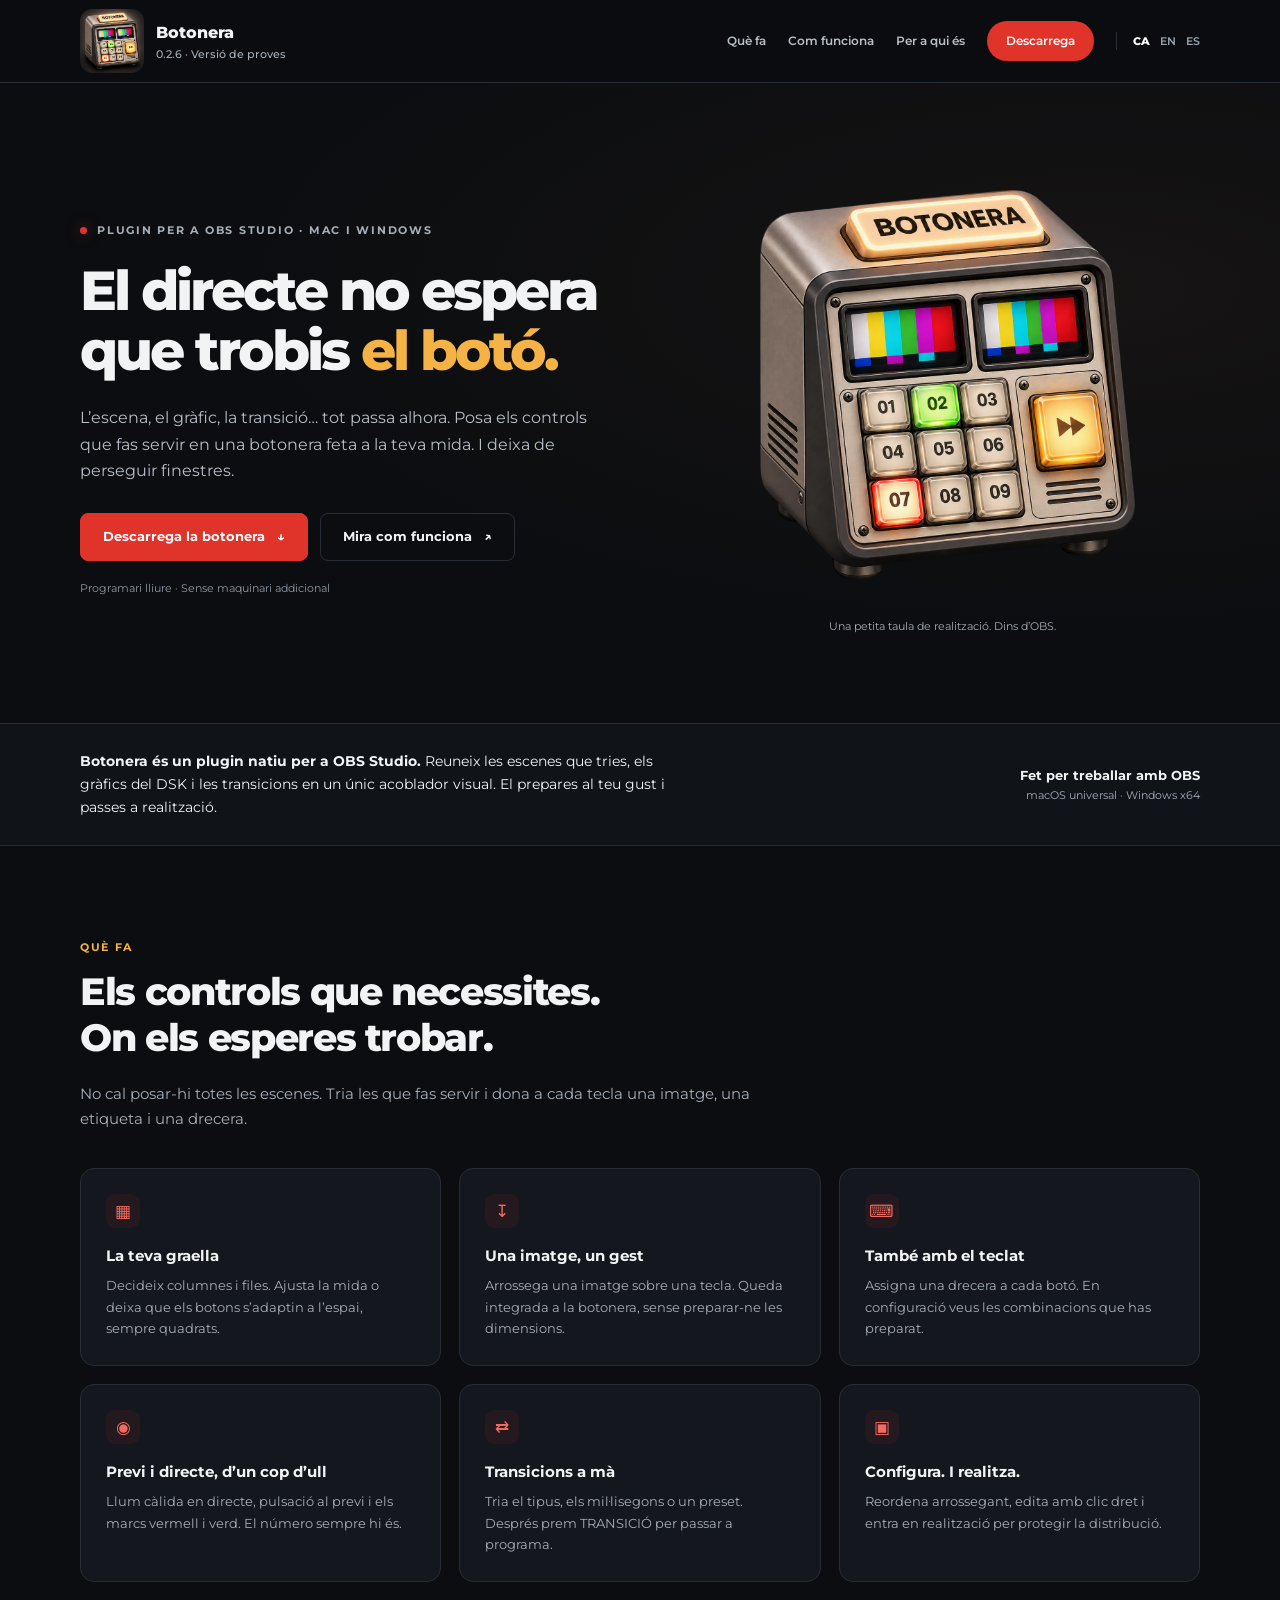
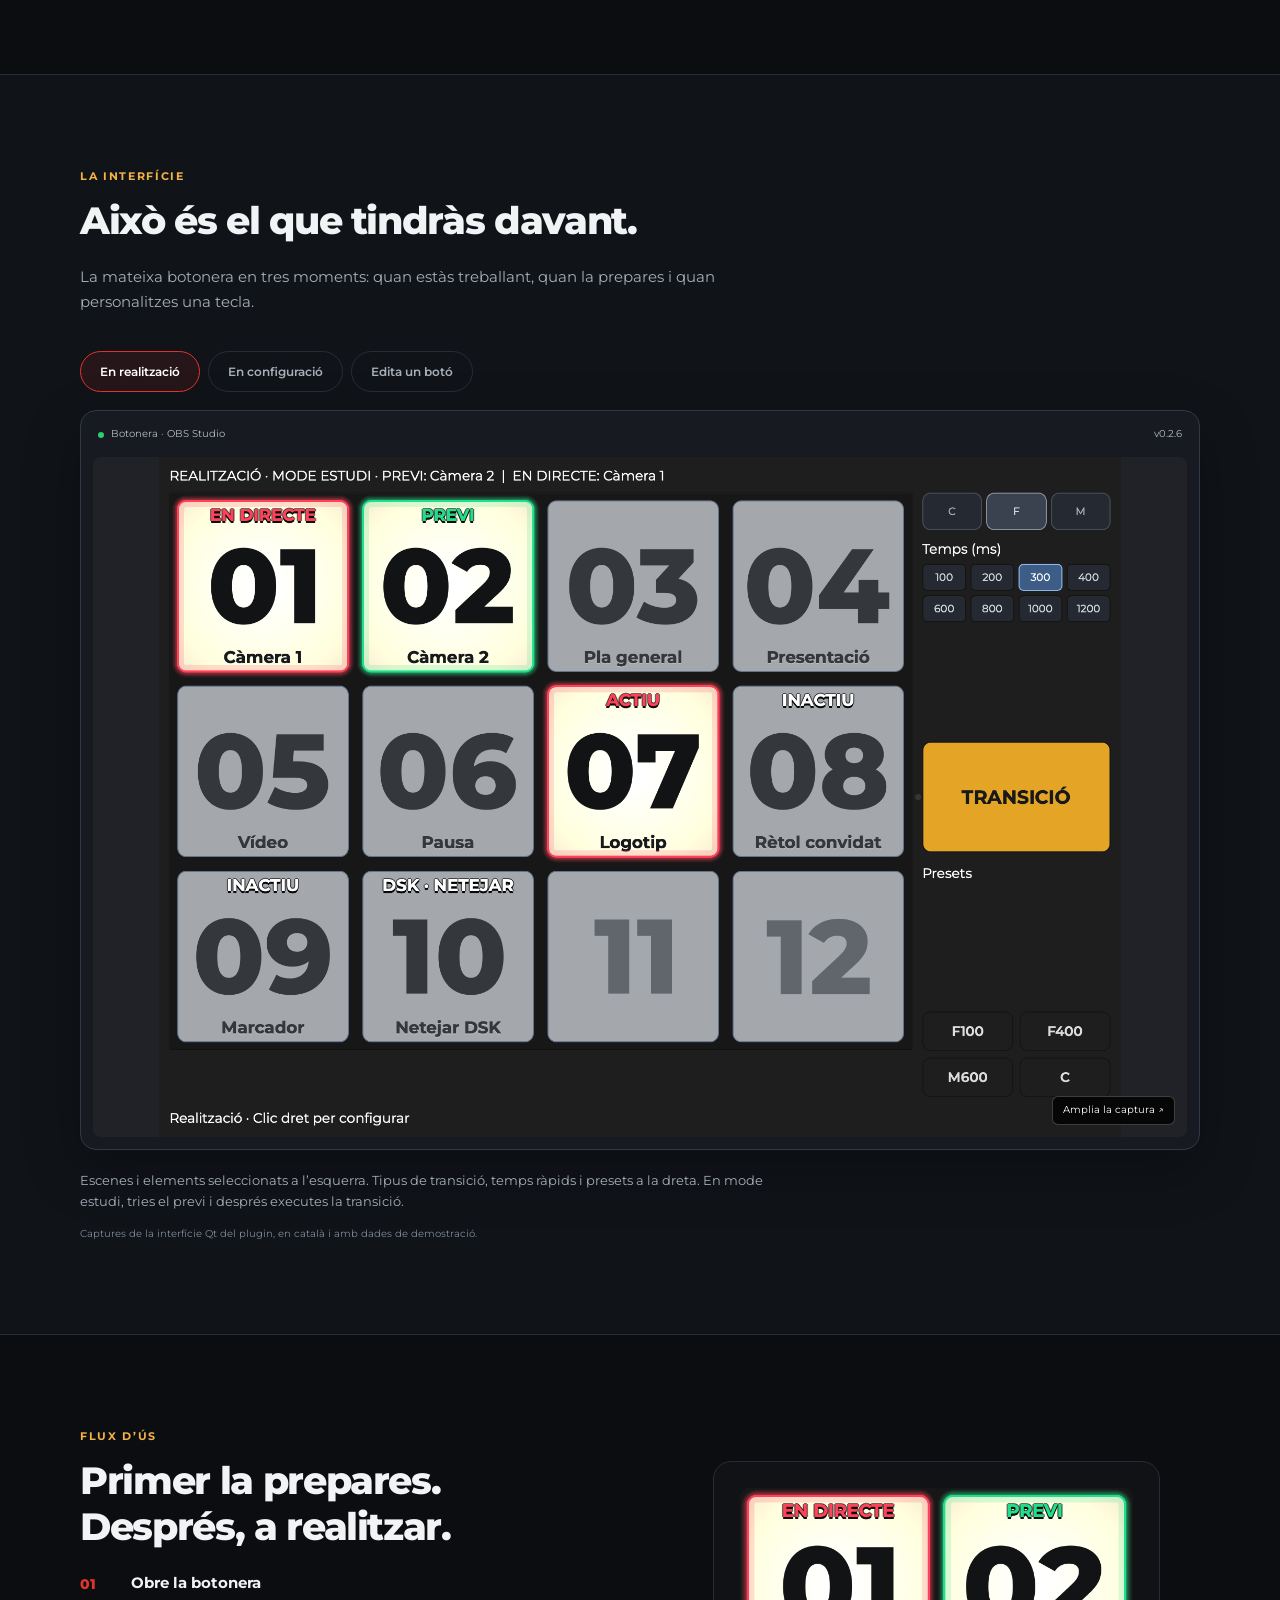
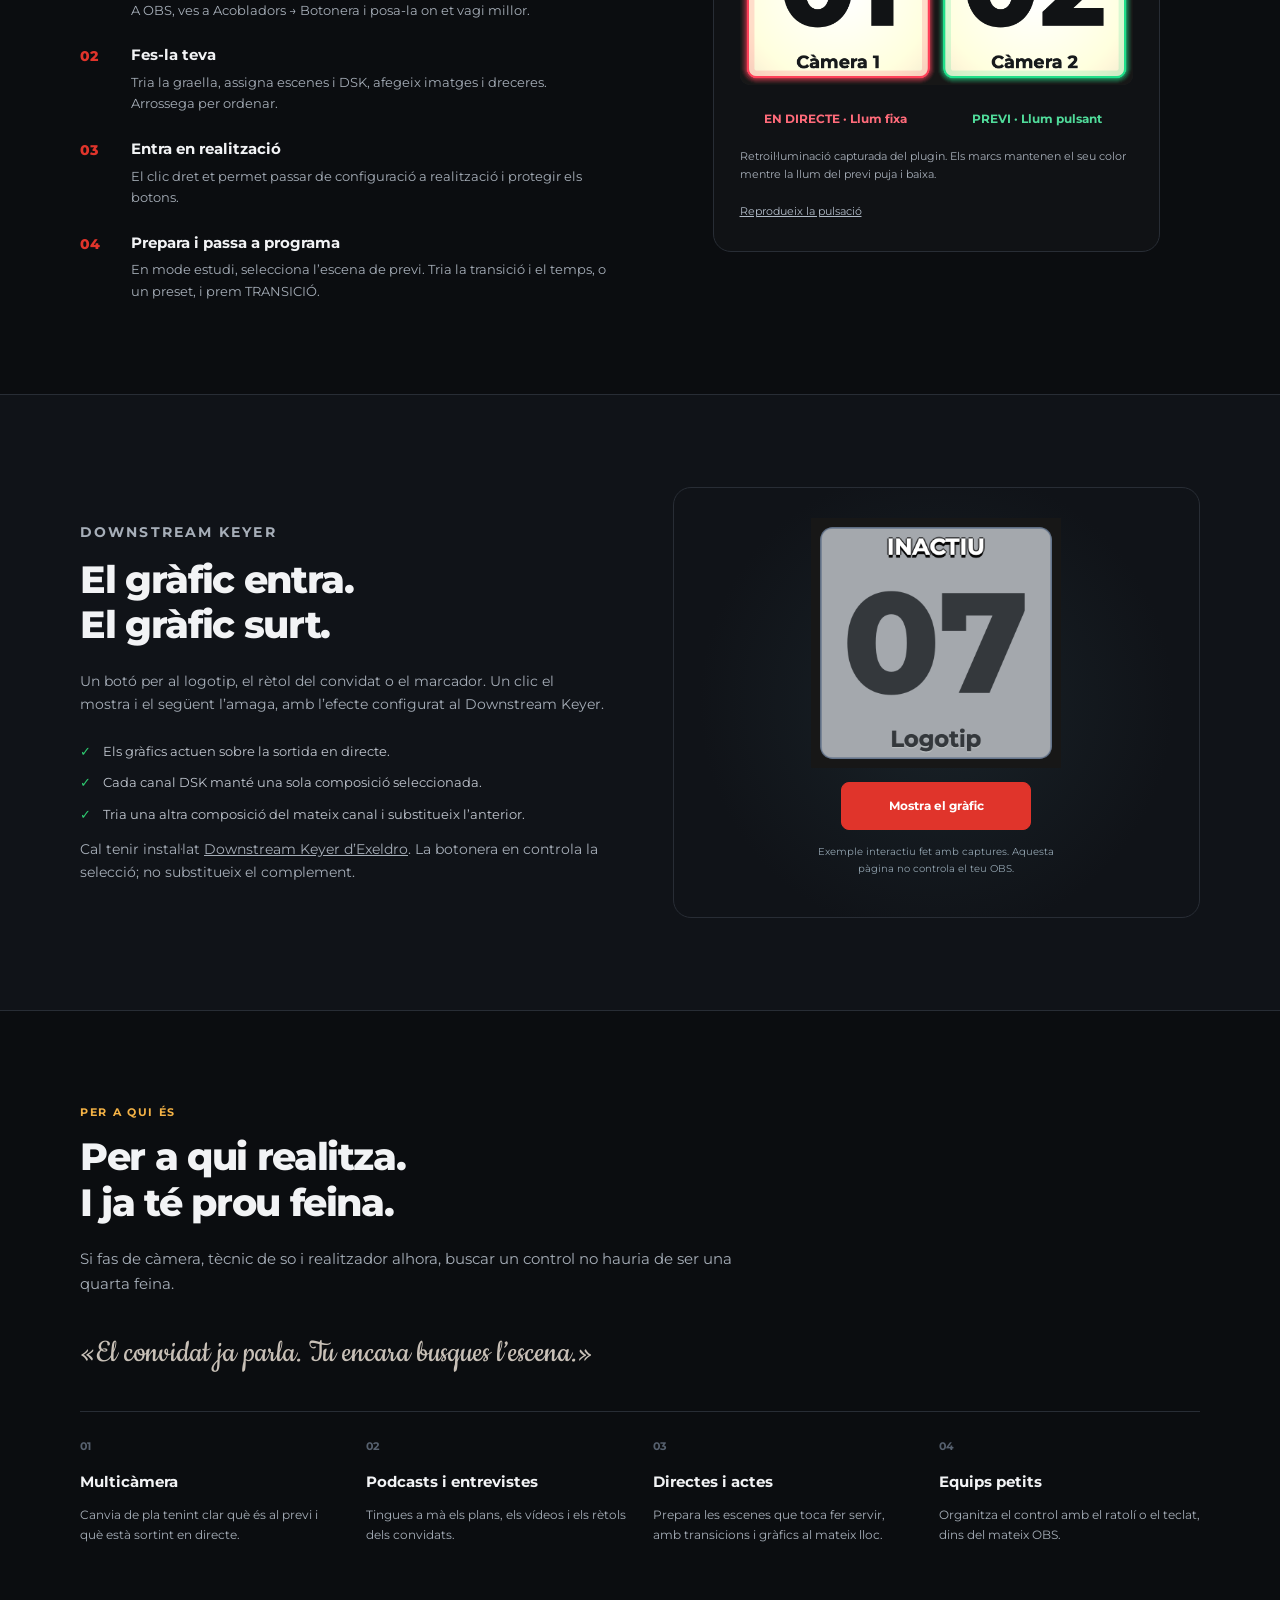
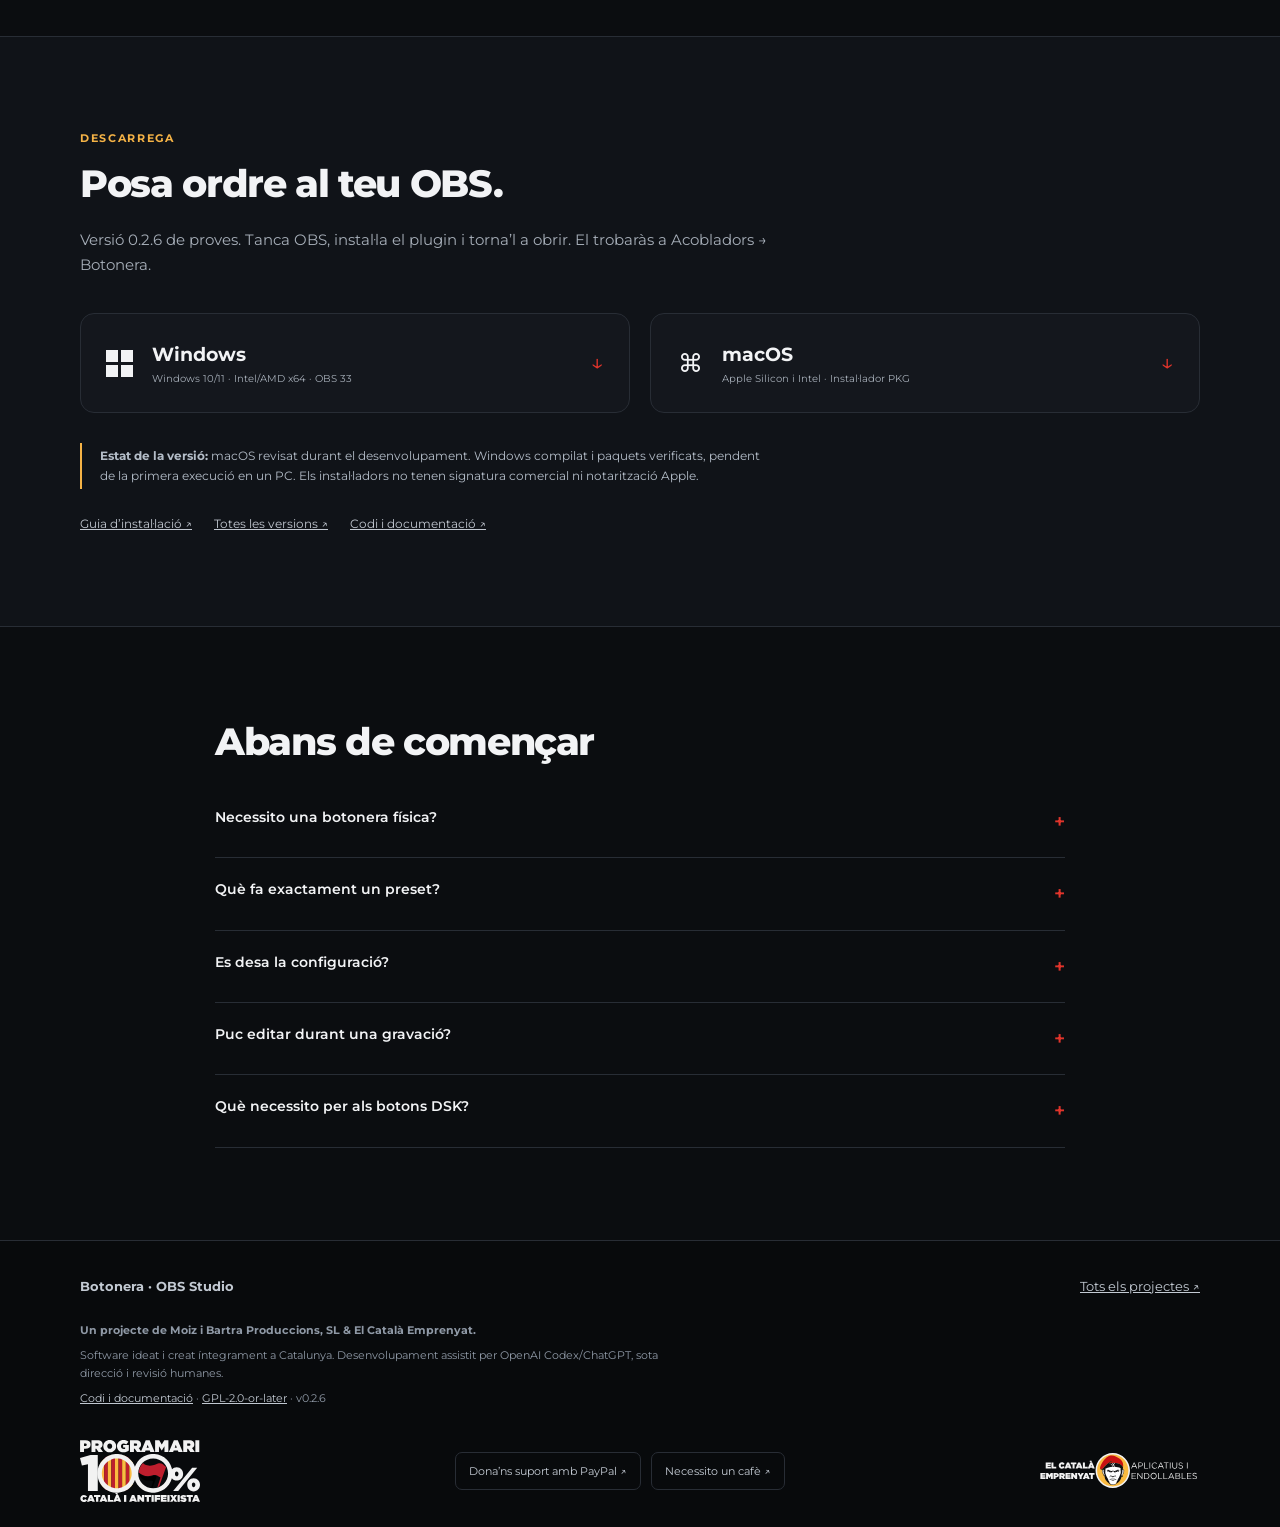
<file: web/index.html>
<!doctype html>
<html lang="ca"><head><meta charset="utf-8"><meta name="viewport" content="width=device-width,initial-scale=1">
<title>Botonera — El directe no espera que trobis el botó. Plugin per a OBS Studio</title><meta name="description" content="Escenes, gràfics DSK, transicions i dreceres en una botonera visual dins d’OBS Studio. Personalitza les tecles i realitza des de Mac o Windows. Versió de proves 0.2.6.">
<link rel="canonical" href="https://emprenyat.cat/obs/botonera/"><link rel="alternate" hreflang="ca" href="https://emprenyat.cat/obs/botonera/"><link rel="alternate" hreflang="en" href="https://emprenyat.cat/obs/botonera/en/"><link rel="alternate" hreflang="es" href="https://emprenyat.cat/obs/botonera/es/">
<meta property="og:type" content="website"><meta property="og:title" content="Botonera — El directe no espera que trobis el botó. Plugin per a OBS Studio"><meta property="og:description" content="Escenes, gràfics DSK, transicions i dreceres en una botonera visual dins d’OBS Studio. Personalitza les tecles i realitza des de Mac o Windows. Versió de proves 0.2.6."><meta property="og:image" content="https://emprenyat.cat/obs/botonera/images/app-icon.png"><meta property="og:url" content="https://emprenyat.cat/obs/botonera/">
<meta name="theme-color" content="#0b0d10"><link rel="icon" type="image/png" href="images/favicon.png">
<link rel="preconnect" href="https://fonts.googleapis.com"><link rel="preconnect" href="https://fonts.gstatic.com" crossorigin><link href="https://fonts.googleapis.com/css2?family=Montserrat:wght@400;500;600;700;800&family=Cookie&display=swap" rel="stylesheet">
<link rel="stylesheet" href="style.css"><script src="script.js" defer></script></head>
<body><a class="skip" href="#main">Ves al contingut</a>
<header class="site-header"><div class="wrap header-inner"><a class="brand" href="#top"><img src="images/app-icon.webp" alt="" width="64" height="64"><span>Botonera<small>0.2.6 · Versió de proves</small></span></a><nav class="main-nav" aria-label="Navegació principal"><a href="#que-fa" class="">Què fa</a><a href="#funcionament" class="">Com funciona</a><a href="#per-a-qui" class="optional">Per a qui és</a><a href="#descarrega" class="nav-cta">Descarrega</a><span class="langs"><a href="index.html" hreflang="ca" lang="ca" aria-current="page">CA</a><a href="en/index.html" hreflang="en" lang="en">EN</a><a href="es/index.html" hreflang="es" lang="es">ES</a></span></nav></div></header>
<main id="main"><section id="top" class="hero"><div class="wrap hero-inner"><div><div class="eyebrow">Plugin per a OBS Studio · Mac i Windows</div><h1>El directe no espera que trobis <em>el botó.</em></h1><p>L’escena, el gràfic, la transició… tot passa alhora. Posa els controls que fas servir en una botonera feta a la teva mida. I deixa de perseguir finestres.</p><div class="actions"><a class="btn btn-primary" href="#descarrega">Descarrega la botonera<span aria-hidden="true">↓</span></a><a class="btn btn-quiet" href="#funcionament">Mira com funciona<span aria-hidden="true">↗</span></a></div><p class="hero-note">Programari lliure · Sense maquinari addicional</p></div><figure class="hero-art"><img src="images/hero-machine.png" width="1254" height="1254" alt="Botonera" fetchpriority="high"><figcaption>Una petita taula de realització. Dins d’OBS.</figcaption></figure></div></section>
<div class="intro-strip"><div class="wrap"><p><strong>Botonera és un plugin natiu per a OBS Studio.</strong> Reuneix les escenes que tries, els gràfics del DSK i les transicions en un únic acoblador visual. El prepares al teu gust i passes a realització.</p><div class="compat"><b>Fet per treballar amb OBS</b>macOS universal · Windows x64</div></div></div>
<section class="section" id="que-fa"><div class="wrap"><p class="section-kicker">Què fa</p><h2>Els controls que necessites.<br>On els esperes trobar.</h2><p class="section-lead">No cal posar-hi totes les escenes. Tria les que fas servir i dona a cada tecla una imatge, una etiqueta i una drecera.</p><div class="features"><article class="feature"><span class="feature-icon" aria-hidden="true">▦</span><h3>La teva graella</h3><p>Decideix columnes i files. Ajusta la mida o deixa que els botons s’adaptin a l’espai, sempre quadrats.</p></article><article class="feature"><span class="feature-icon" aria-hidden="true">↧</span><h3>Una imatge, un gest</h3><p>Arrossega una imatge sobre una tecla. Queda integrada a la botonera, sense preparar-ne les dimensions.</p></article><article class="feature"><span class="feature-icon" aria-hidden="true">⌨</span><h3>També amb el teclat</h3><p>Assigna una drecera a cada botó. En configuració veus les combinacions que has preparat.</p></article><article class="feature"><span class="feature-icon" aria-hidden="true">◉</span><h3>Previ i directe, d’un cop d’ull</h3><p>Llum càlida en directe, pulsació al previ i els marcs vermell i verd. El número sempre hi és.</p></article><article class="feature"><span class="feature-icon" aria-hidden="true">⇄</span><h3>Transicions a mà</h3><p>Tria el tipus, els mil·lisegons o un preset. Després prem TRANSICIÓ per passar a programa.</p></article><article class="feature"><span class="feature-icon" aria-hidden="true">▣</span><h3>Configura. I realitza.</h3><p>Reordena arrossegant, edita amb clic dret i entra en realització per protegir la distribució.</p></article></div></div></section>
<section class="section section-alt" id="funcionament"><div class="wrap"><p class="section-kicker">La interfície</p><h2>Això és el que tindràs davant.</h2><p class="section-lead">La mateixa botonera en tres moments: quan estàs treballant, quan la prepares i quan personalitzes una tecla.</p><div class="tabs" role="tablist" aria-label="La interfície"><button id="tab-0" type="button" role="tab" aria-controls="gallery-panel" aria-selected="true" tabindex="0" data-tab="0">En realització</button><button id="tab-1" type="button" role="tab" aria-controls="gallery-panel" aria-selected="false" tabindex="-1" data-tab="1">En configuració</button><button id="tab-2" type="button" role="tab" aria-controls="gallery-panel" aria-selected="false" tabindex="-1" data-tab="2">Edita un botó</button></div><div id="gallery-panel" role="tabpanel" aria-labelledby="tab-0" tabindex="0"><div class="shot-frame"><div class="shot-topbar"><span><i aria-hidden="true"></i>Botonera · OBS Studio</span><span class="optional">v0.2.6</span></div><button class="shot-button" id="open-shot" type="button" aria-label="Amplia la captura"><img id="gallery-image" src="images/realitzacio.png" alt="Botonera en realització amb escenes, gràfics i panell de transicions" width="1840" height="1300" loading="lazy"><span class="zoom-label">Amplia la captura ↗</span></button></div><p class="shot-caption" id="gallery-caption">Escenes i elements seleccionats a l’esquerra. Tipus de transició, temps ràpids i presets a la dreta. En mode estudi, tries el previ i després executes la transició.</p></div><p class="capture-note">Captures de la interfície Qt del plugin, en català i amb dades de demostració.</p></div></section>
<section class="section" id="flux"><div class="wrap split"><div><p class="section-kicker">Flux d’ús</p><h2>Primer la prepares.<br>Després, a realitzar.</h2><ol class="steps"><li><span class="step-num" aria-hidden="true">01</span><div><h3>Obre la botonera</h3><p>A OBS, ves a Acobladors → Botonera i posa-la on et vagi millor.</p></div></li><li><span class="step-num" aria-hidden="true">02</span><div><h3>Fes-la teva</h3><p>Tria la graella, assigna escenes i DSK, afegeix imatges i dreceres. Arrossega per ordenar.</p></div></li><li><span class="step-num" aria-hidden="true">03</span><div><h3>Entra en realització</h3><p>El clic dret et permet passar de configuració a realització i protegir els botons.</p></div></li><li><span class="step-num" aria-hidden="true">04</span><div><h3>Prepara i passa a programa</h3><p>En mode estudi, selecciona l’escena de previ. Tria la transició i el temps, o un preset, i prem TRANSICIÓ.</p></div></li></ol></div><figure class="light-example"><video id="light-video" src="images/retroilluminacio.mp4" poster="images/llums-poster.png" loop muted playsinline preload="metadata" aria-label="Retroil·luminació capturada del plugin. Els marcs mantenen el seu color mentre la llum del previ puja i baixa."></video><div class="light-labels"><span>EN DIRECTE · Llum fixa</span><span>PREVI · Llum pulsant</span></div><figcaption>Retroil·luminació capturada del plugin. Els marcs mantenen el seu color mentre la llum del previ puja i baixa.</figcaption><button class="motion-toggle" id="toggle-motion" type="button">Reprodueix la pulsació</button></figure></div></section>
<section class="section section-alt" id="dsk"><div class="wrap split"><div class="dsk-copy"><p class="section-kicker">Downstream Keyer</p><h2>El gràfic entra.<br>El gràfic surt.</h2><p>Un botó per al logotip, el rètol del convidat o el marcador. Un clic el mostra i el següent l’amaga, amb l’efecte configurat al Downstream Keyer.</p><ul class="check-list"><li>Els gràfics actuen sobre la sortida en directe.</li><li>Cada canal DSK manté una sola composició seleccionada.</li><li>Tria una altra composició del mateix canal i substitueix l’anterior.</li></ul><p class="capture-note">Cal tenir instal·lat <a href="https://obsproject.com/forum/resources/downstream-keyer.1254/">Downstream Keyer d’Exeldro</a>. La botonera en controla la selecció; no substitueix el complement.</p></div><div class="dsk-demo"><img id="dsk-image" src="images/dsk-inactiu.png" width="330" height="330" alt="Botó DSK amb el gràfic inactiu" loading="lazy"><button class="btn btn-primary" id="toggle-dsk" type="button" aria-pressed="false">Mostra el gràfic</button><p class="demo-label">Exemple interactiu fet amb captures. Aquesta pàgina no controla el teu OBS.</p><noscript><img src="images/dsk-actiu.png" alt="El mateix botó DSK amb el gràfic actiu i il·luminat"></noscript></div></div></section>
<section class="section" id="per-a-qui"><div class="wrap"><p class="section-kicker">Per a qui és</p><h2>Per a qui realitza.<br>I ja té prou feina.</h2><p class="section-lead">Si fas de càmera, tècnic de so i realitzador alhora, buscar un control no hauria de ser una quarta feina.</p><p class="quote">«El convidat ja parla. Tu encara busques l’escena.»</p><div class="audiences"><article><span class="number" aria-hidden="true">01</span><h3>Multicàmera</h3><p>Canvia de pla tenint clar què és al previ i què està sortint en directe.</p></article><article><span class="number" aria-hidden="true">02</span><h3>Podcasts i entrevistes</h3><p>Tingues a mà els plans, els vídeos i els rètols dels convidats.</p></article><article><span class="number" aria-hidden="true">03</span><h3>Directes i actes</h3><p>Prepara les escenes que toca fer servir, amb transicions i gràfics al mateix lloc.</p></article><article><span class="number" aria-hidden="true">04</span><h3>Equips petits</h3><p>Organitza el control amb el ratolí o el teclat, dins del mateix OBS.</p></article></div></div></section>
<section class="section section-alt" id="descarrega"><div class="wrap"><p class="section-kicker">Descarrega</p><h2>Posa ordre al teu OBS.</h2><p class="section-lead">Versió 0.2.6 de proves. Tanca OBS, instal·la el plugin i torna’l a obrir. El trobaràs a Acobladors → Botonera.</p><div class="download-row"><a class="download-card" href="https://github.com/lughdailh/obs-control-deck/releases/download/v0.2.6/Botonera-0.2.6-Windows-x64-Setup.exe"><span class="os-icon" aria-hidden="true"><i></i><i></i><i></i><i></i></span><div><h3>Windows</h3><small>Windows 10/11 · Intel/AMD x64 · OBS 33</small></div><span class="download-arrow" aria-hidden="true">↓</span></a><a class="download-card" href="https://github.com/lughdailh/obs-control-deck/releases/download/v0.2.6/Botonera-0.2.6-macOS-universal.pkg"><span class="mac-icon" aria-hidden="true">⌘</span><div><h3>macOS</h3><small>Apple Silicon i Intel · Instal·lador PKG</small></div><span class="download-arrow" aria-hidden="true">↓</span></a></div><p class="beta-note"><strong>Estat de la versió:</strong> macOS revisat durant el desenvolupament. Windows compilat i paquets verificats, pendent de la primera execució en un PC. Els instal·ladors no tenen signatura comercial ni notarització Apple.</p><div class="download-links"><a href="https://github.com/lughdailh/obs-control-deck/releases/download/v0.2.6/Botonera-LLEGEIX-ME.txt">Guia d’instal·lació ↗</a><a href="https://github.com/lughdailh/obs-control-deck/releases">Totes les versions ↗</a><a href="https://github.com/lughdailh/obs-control-deck">Codi i documentació ↗</a></div></div></section>
<section class="section"><div class="wrap faq"><h2>Abans de començar</h2><details><summary>Necessito una botonera física?</summary><p>No. És una graella de botons dins d’OBS. La controles amb el ratolí o les dreceres del teclat. La màquina de la icona és la il·lustració del projecte.</p></details><details><summary>Què fa exactament un preset?</summary><p>Guarda un tipus de transició i una durada. Quan el prems, prepara aquests valors; després prems TRANSICIÓ per executar el canvi. El preset no fa el pas a programa tot sol.</p></details><details><summary>Es desa la configuració?</summary><p>Sí. La graella, els botons, les imatges i les dreceres es desen amb la col·lecció d’escenes. També pots exportar i importar la botonera amb les imatges integrades.</p></details><details><summary>Puc editar durant una gravació?</summary><p>Quan comença una gravació o transmissió, la botonera entra en realització. Després pots tornar manualment a configuració per canviar alguna cosa.</p></details><details><summary>Què necessito per als botons DSK?</summary><p>Downstream Keyer instal·lat i les composicions afegides als seus canals. Amb TIE actiu, la botonera bloqueja l’acció d’aquell canal. DSK és independent del previ i de la transició principal.</p></details></div></section></main>
<footer class="site-footer"><div class="wrap"><div class="footer-top"><strong>Botonera · OBS Studio</strong><a href="https://emprenyat.cat/">Tots els projectes ↗</a></div><div class="credits"><p><strong>Un projecte de Moiz i Bartra Produccions, SL &amp; El Català Emprenyat.</strong></p><p>Software ideat i creat íntegrament a Catalunya. Desenvolupament assistit per OpenAI Codex/ChatGPT, sota direcció i revisió humanes.</p><p><a href="https://github.com/lughdailh/obs-control-deck">Codi i documentació</a> · <a href="https://github.com/lughdailh/obs-control-deck/blob/main/LICENSE">GPL-2.0-or-later</a> · v0.2.6</p></div><div class="footer-bottom"><img src="images/antifa-cat.svg" class="antifa" alt="Programari català i antifeixista" loading="lazy"><div class="support"><a href="https://www.paypal.com/ncp/payment/PLB-LY4PW9EJNVML" target="_blank" rel="noopener noreferrer">Dona’ns suport amb PayPal ↗</a><a href="https://www.buymeacoffee.com/totalamandanga" target="_blank" rel="noopener noreferrer">Necessito un cafè ↗</a></div><a href="https://emprenyat.cat/"><img src="images/ece-banda.svg" class="ece" alt="El Català Emprenyat" loading="lazy"></a></div></div></footer>
<div id="lightbox" class="lightbox" role="dialog" aria-modal="true" aria-label="Amplia la captura" hidden><button id="close-lightbox" type="button">Tanca ×</button><img id="lightbox-image" src="images/realitzacio.png" alt=""></div>
<script id="page-data" type="application/json">{"images": ["images/realitzacio.png", "images/configuracio.png", "images/editor.png"], "captions": ["Escenes i elements seleccionats a l’esquerra. Tipus de transició, temps ràpids i presets a la dreta. En mode estudi, tries el previ i després executes la transició.", "Les dreceres es veuen sobre les tecles. Pots arrossegar per ordenar, ajustar el separador i fer clic dret per editar. Les accions queden aturades mentre configures.", "Tria l’acció, la imatge, el color i la drecera. El candau del camp de teclat evita canviar la combinació sense voler."], "alts": ["Botonera en realització amb escenes, gràfics i panell de transicions", "Botonera en configuració amb imatges i etiquetes de dreceres", "Editor real d’un botó amb acció, imatge i drecera de teclat"], "tabs": ["En realització", "En configuració", "Edita un botó"], "dskImages": ["images/dsk-inactiu.png", "images/dsk-actiu.png"], "dskLabels": ["Mostra el gràfic", "Amaga el gràfic"], "dskAlts": ["Botó DSK amb el gràfic inactiu", "El mateix botó DSK amb el gràfic actiu i il·luminat"], "play": "Reprodueix la pulsació", "pause": "Atura la pulsació", "fit": "Ajusta a pantalla", "actual": "Mida real"}</script></body></html>
</file>
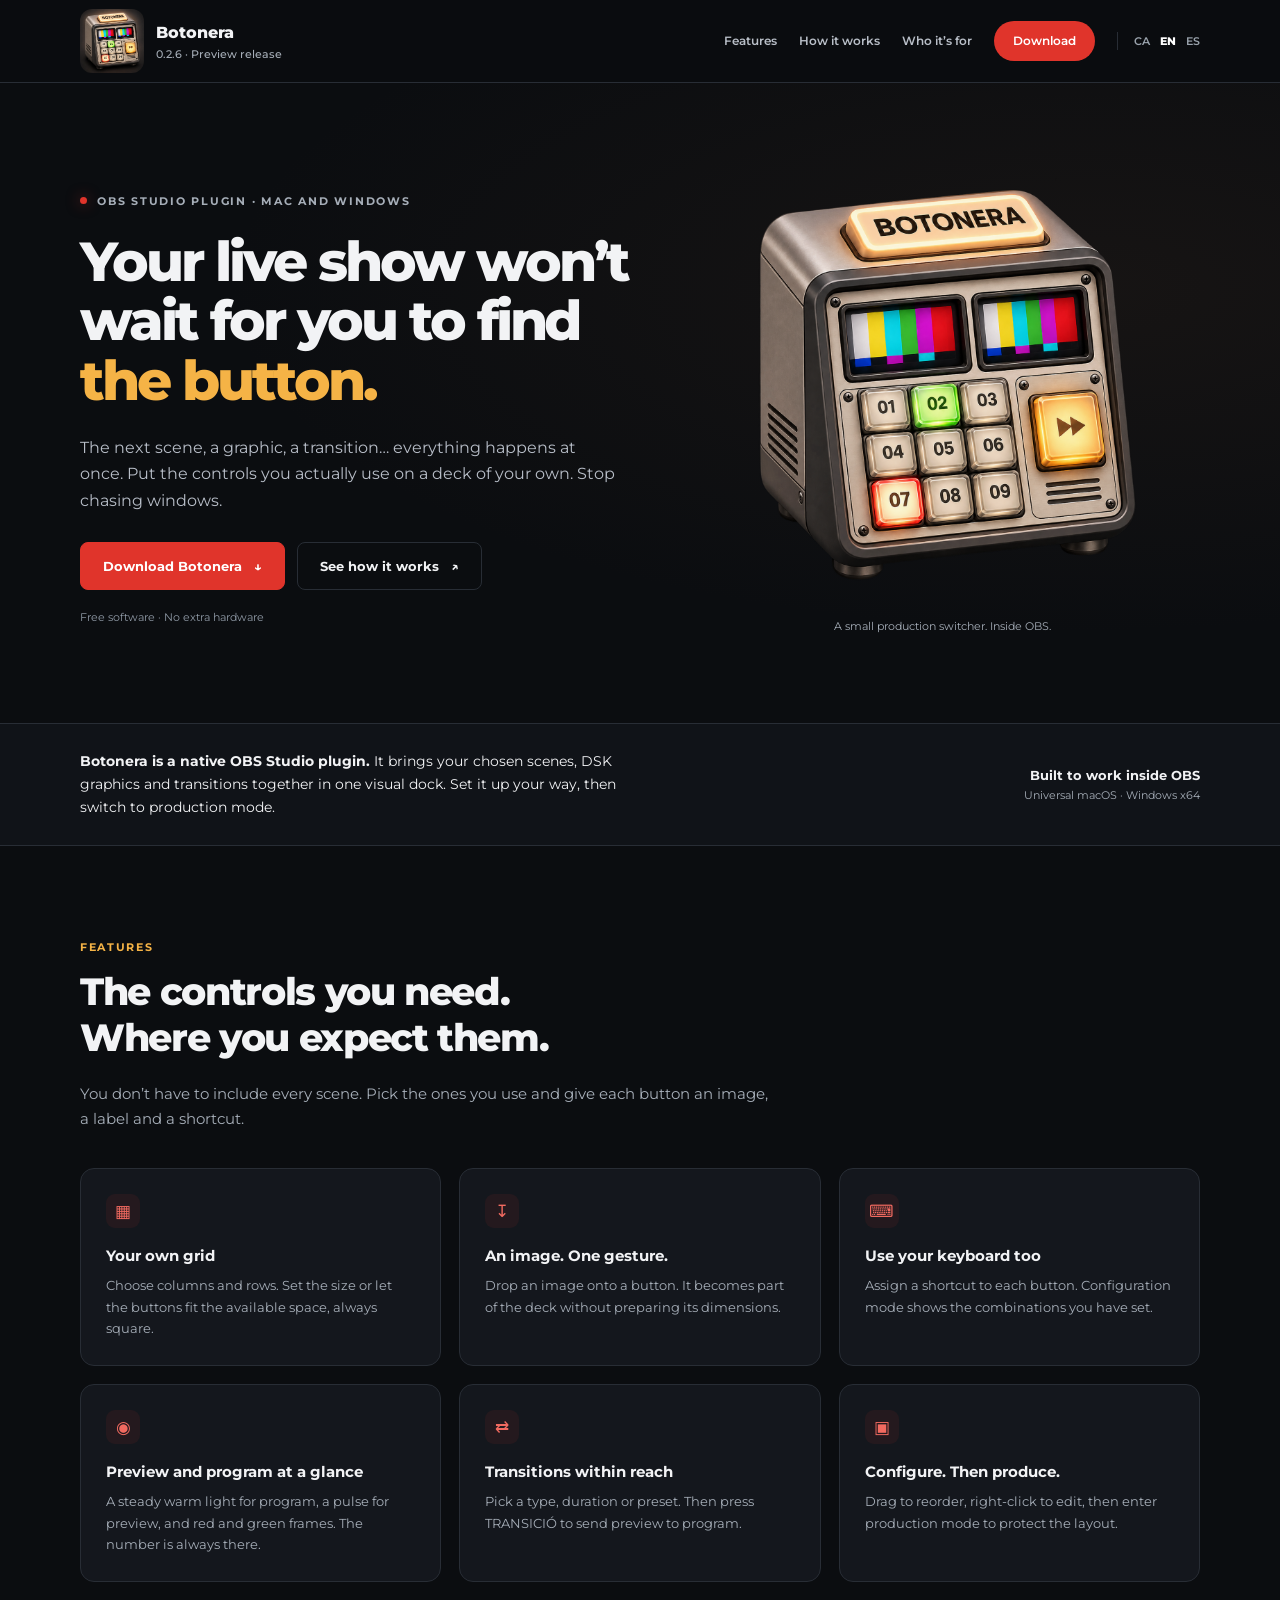
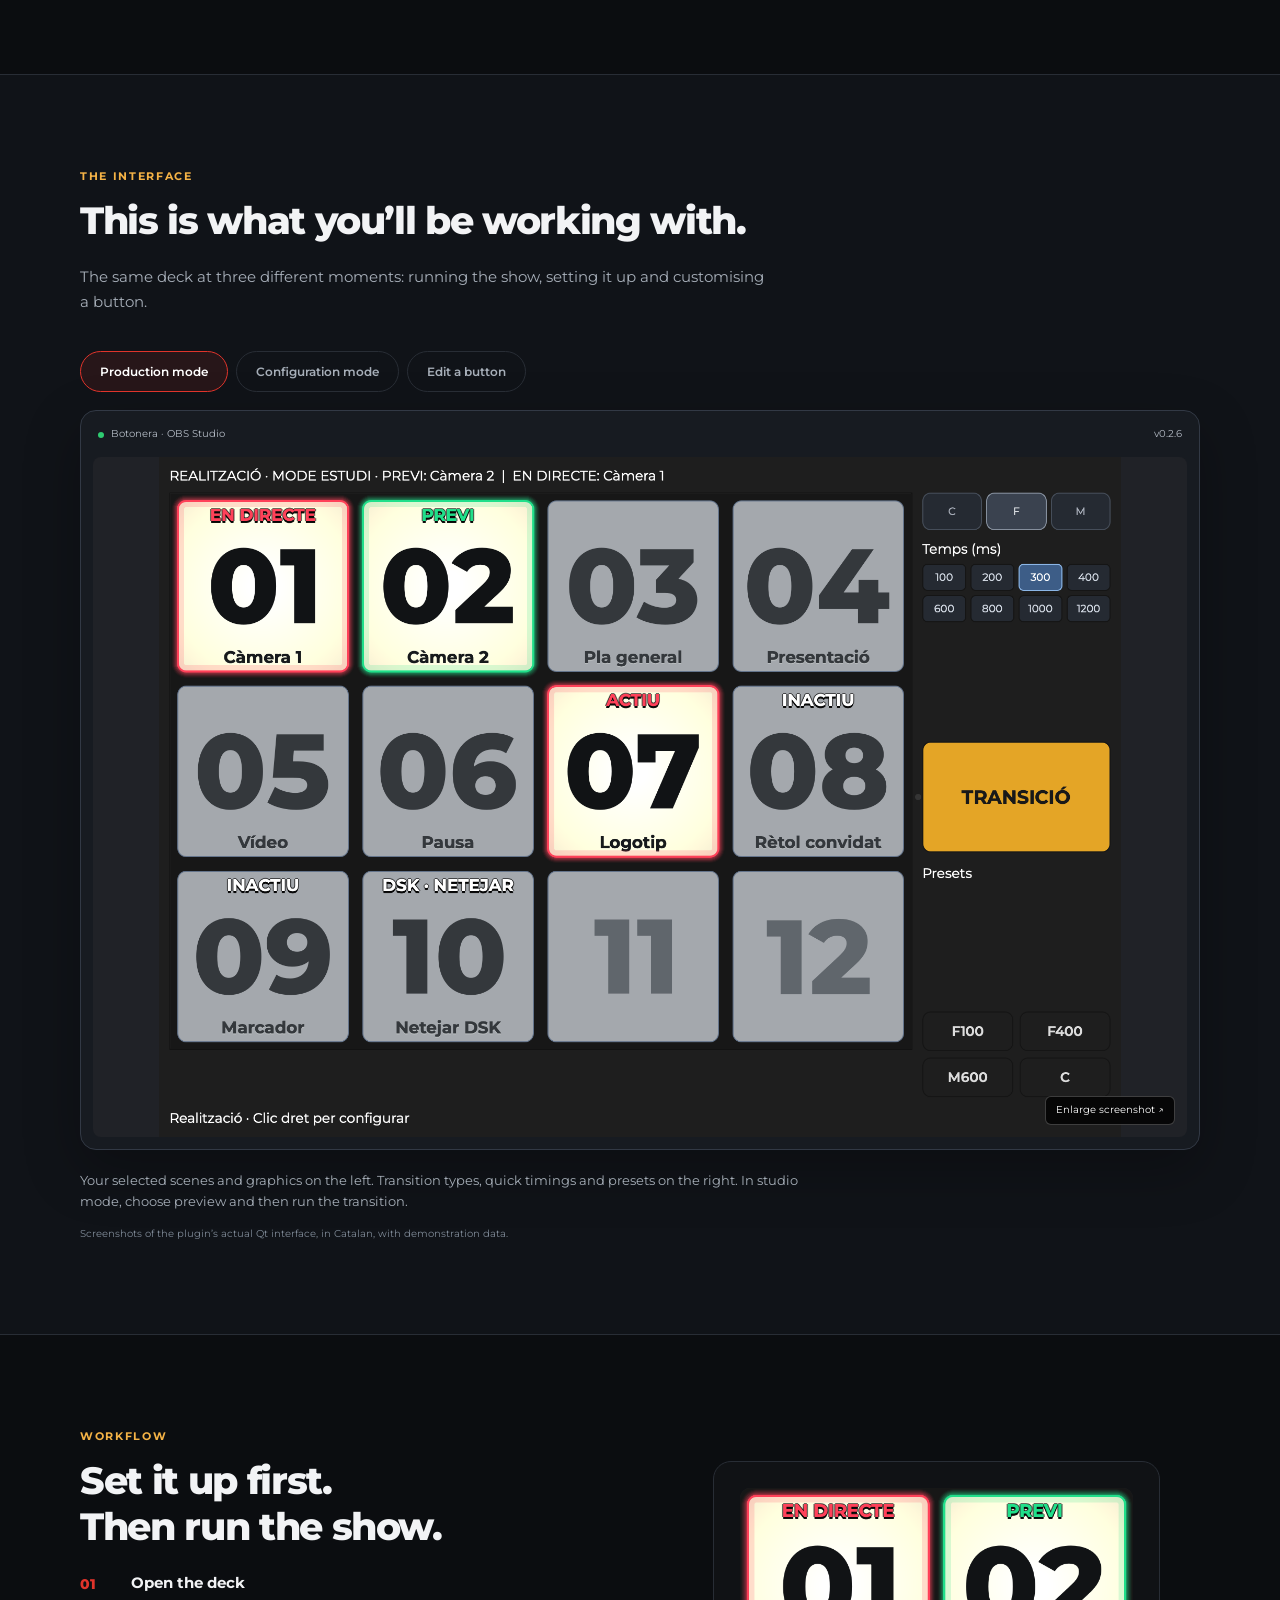
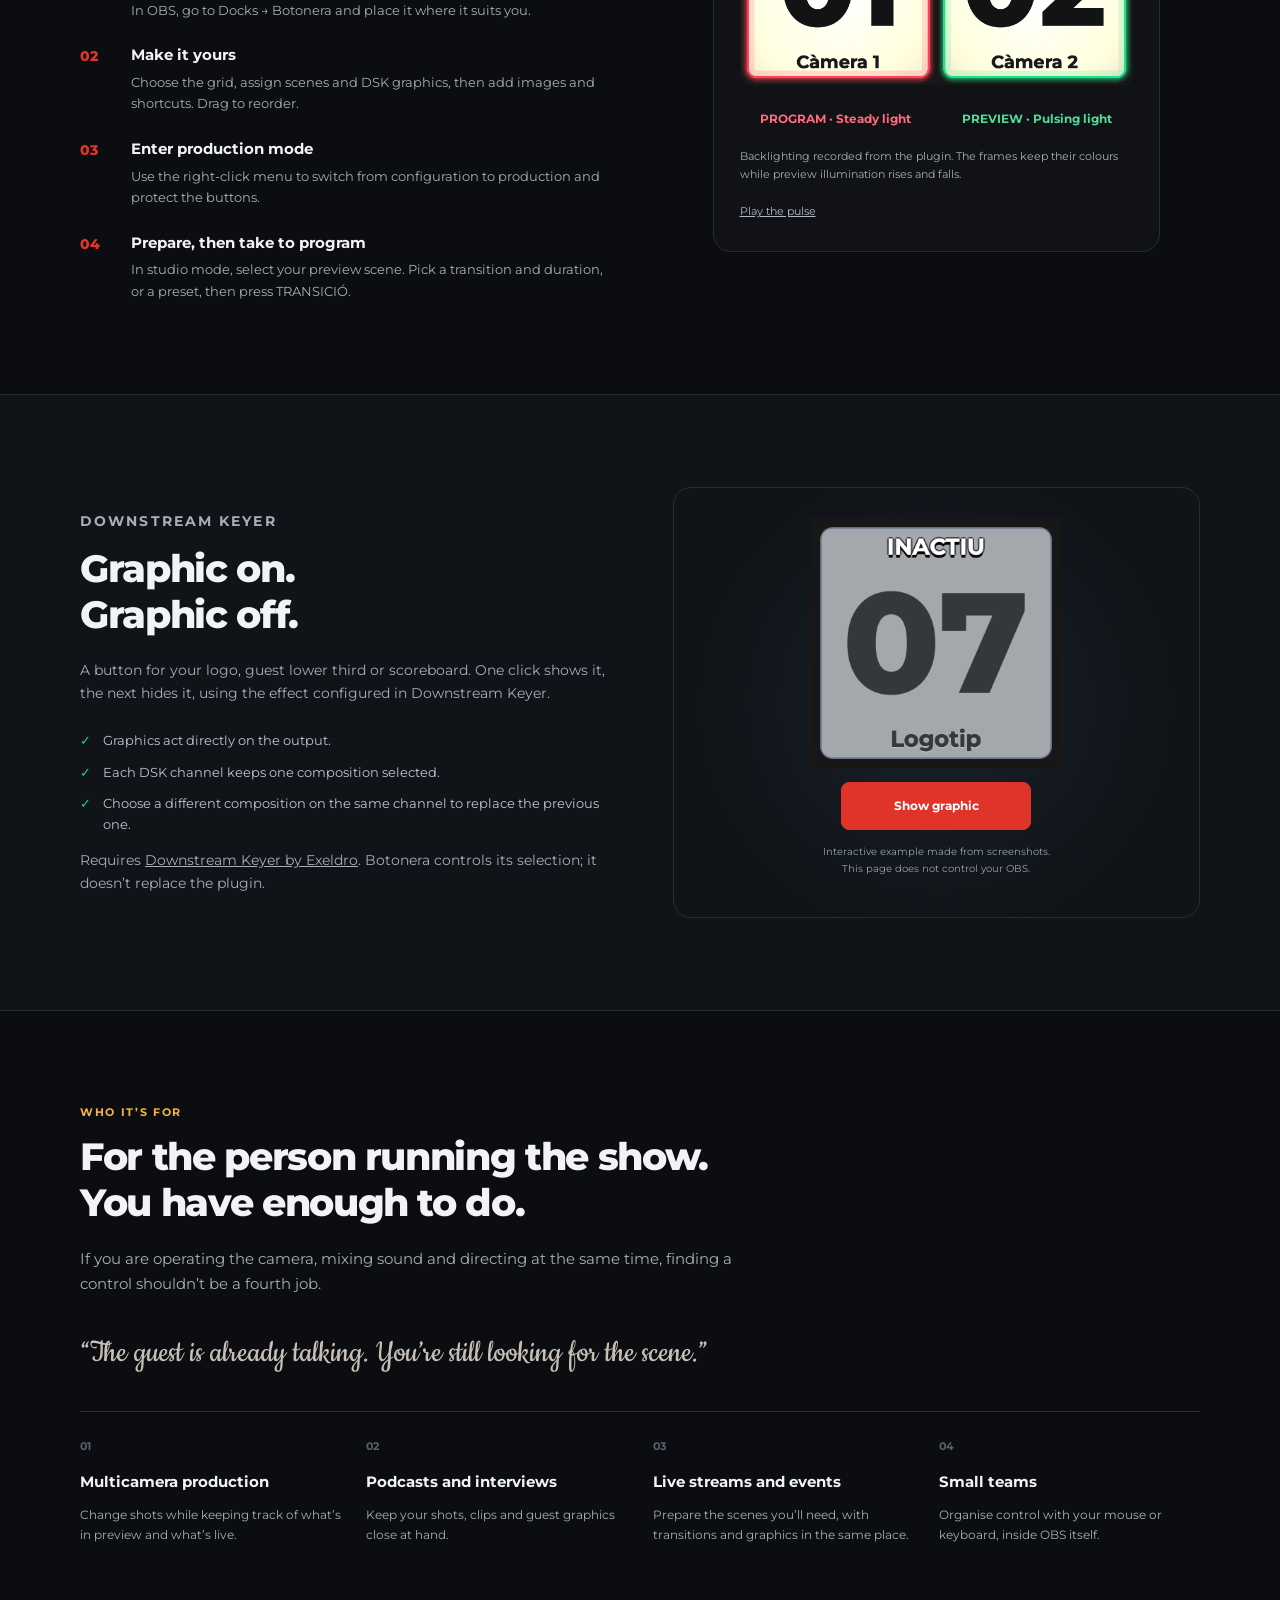
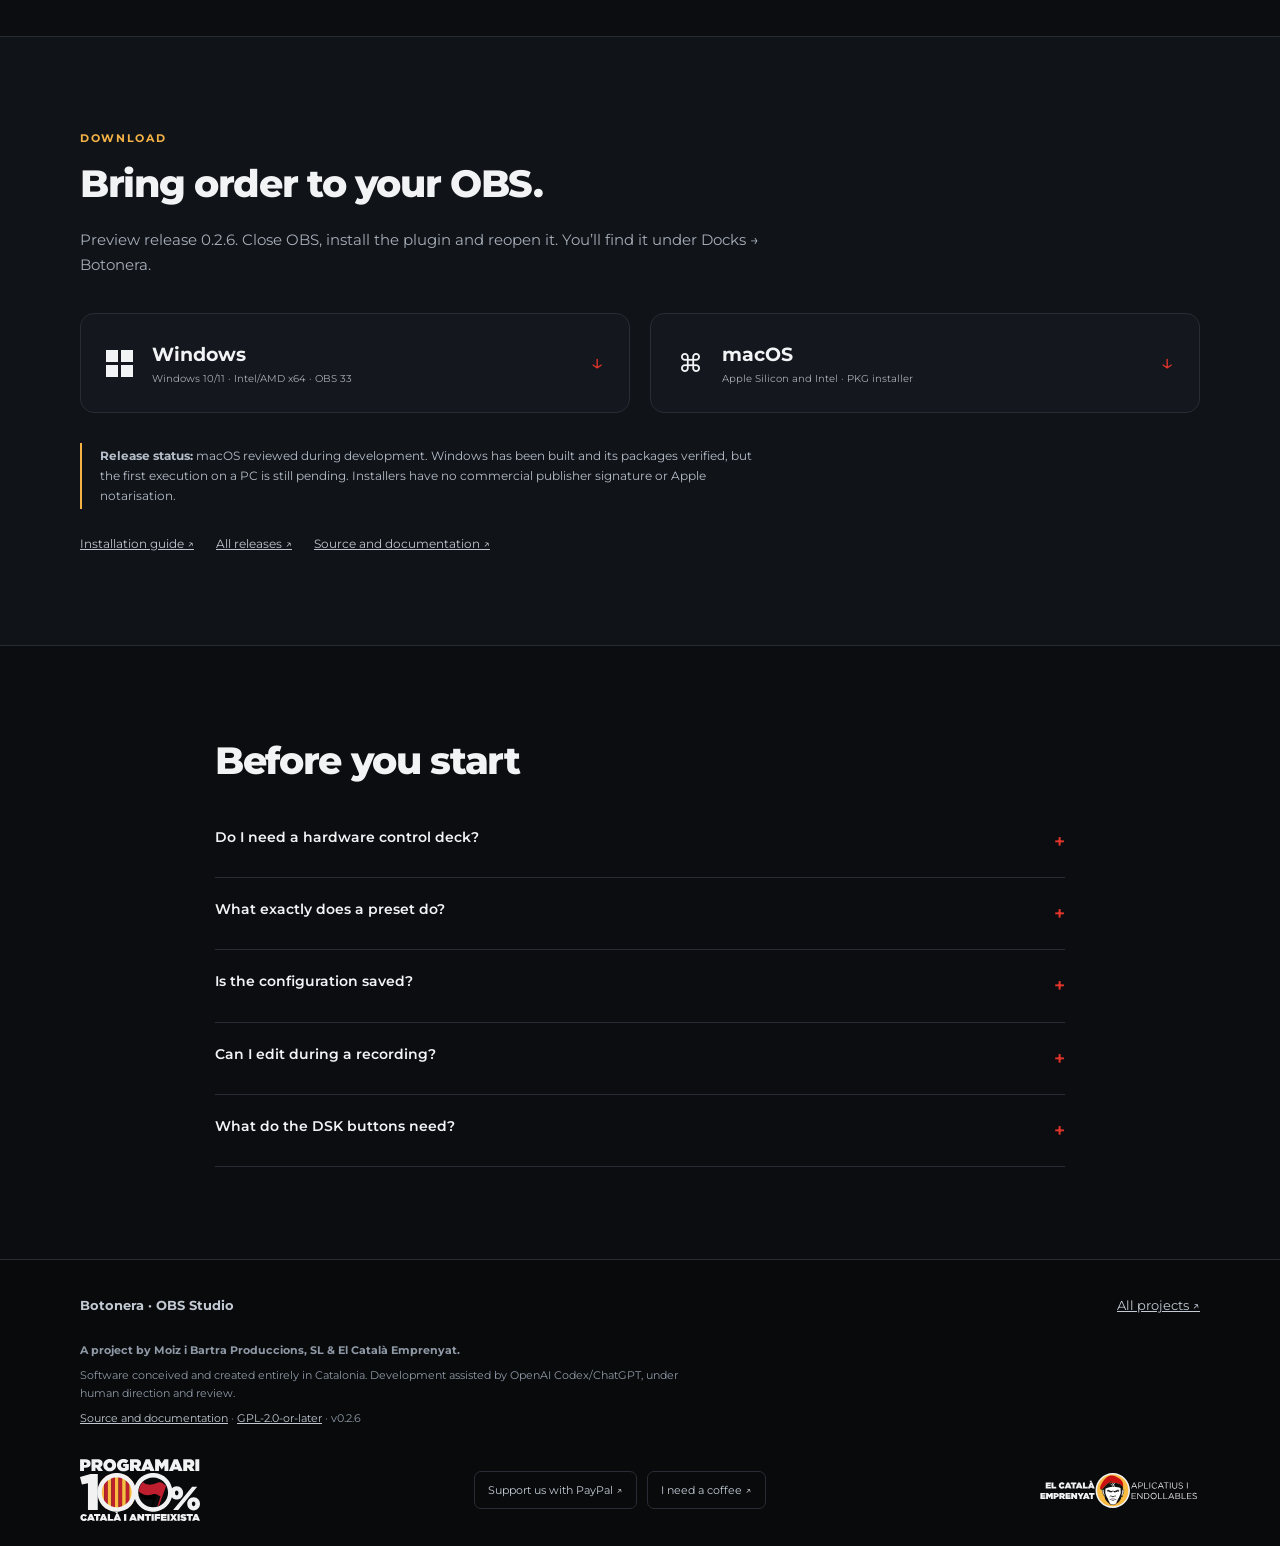
<file: web/en/index.html>
<!doctype html>
<html lang="en"><head><meta charset="utf-8"><meta name="viewport" content="width=device-width,initial-scale=1">
<title>Botonera — Your live show won’t wait for you to find the button. OBS Studio plugin</title><meta name="description" content="Scenes, DSK graphics, transitions and shortcuts in one visual control deck inside OBS Studio. Customise your buttons on Mac or Windows. Preview release 0.2.6.">
<link rel="canonical" href="https://emprenyat.cat/obs/botonera/en/"><link rel="alternate" hreflang="ca" href="https://emprenyat.cat/obs/botonera/"><link rel="alternate" hreflang="en" href="https://emprenyat.cat/obs/botonera/en/"><link rel="alternate" hreflang="es" href="https://emprenyat.cat/obs/botonera/es/">
<meta property="og:type" content="website"><meta property="og:title" content="Botonera — Your live show won’t wait for you to find the button. OBS Studio plugin"><meta property="og:description" content="Scenes, DSK graphics, transitions and shortcuts in one visual control deck inside OBS Studio. Customise your buttons on Mac or Windows. Preview release 0.2.6."><meta property="og:image" content="https://emprenyat.cat/obs/botonera/images/app-icon.png"><meta property="og:url" content="https://emprenyat.cat/obs/botonera/en/">
<meta name="theme-color" content="#0b0d10"><link rel="icon" type="image/png" href="../images/favicon.png">
<link rel="preconnect" href="https://fonts.googleapis.com"><link rel="preconnect" href="https://fonts.gstatic.com" crossorigin><link href="https://fonts.googleapis.com/css2?family=Montserrat:wght@400;500;600;700;800&family=Cookie&display=swap" rel="stylesheet">
<link rel="stylesheet" href="../style.css"><script src="../script.js" defer></script></head>
<body><a class="skip" href="#main">Skip to content</a>
<header class="site-header"><div class="wrap header-inner"><a class="brand" href="#top"><img src="../images/app-icon.webp" alt="" width="64" height="64"><span>Botonera<small>0.2.6 · Preview release</small></span></a><nav class="main-nav" aria-label="Main navigation"><a href="#que-fa" class="">Features</a><a href="#funcionament" class="">How it works</a><a href="#per-a-qui" class="optional">Who it’s for</a><a href="#descarrega" class="nav-cta">Download</a><span class="langs"><a href="../index.html" hreflang="ca" lang="ca">CA</a><a href="../en/index.html" hreflang="en" lang="en" aria-current="page">EN</a><a href="../es/index.html" hreflang="es" lang="es">ES</a></span></nav></div></header>
<main id="main"><section id="top" class="hero"><div class="wrap hero-inner"><div><div class="eyebrow">OBS Studio plugin · Mac and Windows</div><h1>Your live show won’t wait for you to find <em>the button.</em></h1><p>The next scene, a graphic, a transition… everything happens at once. Put the controls you actually use on a deck of your own. Stop chasing windows.</p><div class="actions"><a class="btn btn-primary" href="#descarrega">Download Botonera<span aria-hidden="true">↓</span></a><a class="btn btn-quiet" href="#funcionament">See how it works<span aria-hidden="true">↗</span></a></div><p class="hero-note">Free software · No extra hardware</p></div><figure class="hero-art"><img src="../images/hero-machine.png" width="1254" height="1254" alt="Botonera" fetchpriority="high"><figcaption>A small production switcher. Inside OBS.</figcaption></figure></div></section>
<div class="intro-strip"><div class="wrap"><p><strong>Botonera is a native OBS Studio plugin.</strong> It brings your chosen scenes, DSK graphics and transitions together in one visual dock. Set it up your way, then switch to production mode.</p><div class="compat"><b>Built to work inside OBS</b>Universal macOS · Windows x64</div></div></div>
<section class="section" id="que-fa"><div class="wrap"><p class="section-kicker">Features</p><h2>The controls you need.<br>Where you expect them.</h2><p class="section-lead">You don’t have to include every scene. Pick the ones you use and give each button an image, a label and a shortcut.</p><div class="features"><article class="feature"><span class="feature-icon" aria-hidden="true">▦</span><h3>Your own grid</h3><p>Choose columns and rows. Set the size or let the buttons fit the available space, always square.</p></article><article class="feature"><span class="feature-icon" aria-hidden="true">↧</span><h3>An image. One gesture.</h3><p>Drop an image onto a button. It becomes part of the deck without preparing its dimensions.</p></article><article class="feature"><span class="feature-icon" aria-hidden="true">⌨</span><h3>Use your keyboard too</h3><p>Assign a shortcut to each button. Configuration mode shows the combinations you have set.</p></article><article class="feature"><span class="feature-icon" aria-hidden="true">◉</span><h3>Preview and program at a glance</h3><p>A steady warm light for program, a pulse for preview, and red and green frames. The number is always there.</p></article><article class="feature"><span class="feature-icon" aria-hidden="true">⇄</span><h3>Transitions within reach</h3><p>Pick a type, duration or preset. Then press TRANSICIÓ to send preview to program.</p></article><article class="feature"><span class="feature-icon" aria-hidden="true">▣</span><h3>Configure. Then produce.</h3><p>Drag to reorder, right-click to edit, then enter production mode to protect the layout.</p></article></div></div></section>
<section class="section section-alt" id="funcionament"><div class="wrap"><p class="section-kicker">The interface</p><h2>This is what you’ll be working with.</h2><p class="section-lead">The same deck at three different moments: running the show, setting it up and customising a button.</p><div class="tabs" role="tablist" aria-label="The interface"><button id="tab-0" type="button" role="tab" aria-controls="gallery-panel" aria-selected="true" tabindex="0" data-tab="0">Production mode</button><button id="tab-1" type="button" role="tab" aria-controls="gallery-panel" aria-selected="false" tabindex="-1" data-tab="1">Configuration mode</button><button id="tab-2" type="button" role="tab" aria-controls="gallery-panel" aria-selected="false" tabindex="-1" data-tab="2">Edit a button</button></div><div id="gallery-panel" role="tabpanel" aria-labelledby="tab-0" tabindex="0"><div class="shot-frame"><div class="shot-topbar"><span><i aria-hidden="true"></i>Botonera · OBS Studio</span><span class="optional">v0.2.6</span></div><button class="shot-button" id="open-shot" type="button" aria-label="Enlarge screenshot"><img id="gallery-image" src="../images/realitzacio.png" alt="Botonera in production mode with scene buttons, graphics and transition controls" width="1840" height="1300" loading="lazy"><span class="zoom-label">Enlarge screenshot ↗</span></button></div><p class="shot-caption" id="gallery-caption">Your selected scenes and graphics on the left. Transition types, quick timings and presets on the right. In studio mode, choose preview and then run the transition.</p></div><p class="capture-note">Screenshots of the plugin’s actual Qt interface, in Catalan, with demonstration data.</p></div></section>
<section class="section" id="flux"><div class="wrap split"><div><p class="section-kicker">Workflow</p><h2>Set it up first.<br>Then run the show.</h2><ol class="steps"><li><span class="step-num" aria-hidden="true">01</span><div><h3>Open the deck</h3><p>In OBS, go to Docks → Botonera and place it where it suits you.</p></div></li><li><span class="step-num" aria-hidden="true">02</span><div><h3>Make it yours</h3><p>Choose the grid, assign scenes and DSK graphics, then add images and shortcuts. Drag to reorder.</p></div></li><li><span class="step-num" aria-hidden="true">03</span><div><h3>Enter production mode</h3><p>Use the right-click menu to switch from configuration to production and protect the buttons.</p></div></li><li><span class="step-num" aria-hidden="true">04</span><div><h3>Prepare, then take to program</h3><p>In studio mode, select your preview scene. Pick a transition and duration, or a preset, then press TRANSICIÓ.</p></div></li></ol></div><figure class="light-example"><video id="light-video" src="../images/retroilluminacio.mp4" poster="../images/llums-poster.png" loop muted playsinline preload="metadata" aria-label="Backlighting recorded from the plugin. The frames keep their colours while preview illumination rises and falls."></video><div class="light-labels"><span>PROGRAM · Steady light</span><span>PREVIEW · Pulsing light</span></div><figcaption>Backlighting recorded from the plugin. The frames keep their colours while preview illumination rises and falls.</figcaption><button class="motion-toggle" id="toggle-motion" type="button">Play the pulse</button></figure></div></section>
<section class="section section-alt" id="dsk"><div class="wrap split"><div class="dsk-copy"><p class="section-kicker">Downstream Keyer</p><h2>Graphic on.<br>Graphic off.</h2><p>A button for your logo, guest lower third or scoreboard. One click shows it, the next hides it, using the effect configured in Downstream Keyer.</p><ul class="check-list"><li>Graphics act directly on the output.</li><li>Each DSK channel keeps one composition selected.</li><li>Choose a different composition on the same channel to replace the previous one.</li></ul><p class="capture-note">Requires <a href="https://obsproject.com/forum/resources/downstream-keyer.1254/">Downstream Keyer by Exeldro</a>. Botonera controls its selection; it doesn’t replace the plugin.</p></div><div class="dsk-demo"><img id="dsk-image" src="../images/dsk-inactiu.png" width="330" height="330" alt="DSK button with the graphic inactive" loading="lazy"><button class="btn btn-primary" id="toggle-dsk" type="button" aria-pressed="false">Show graphic</button><p class="demo-label">Interactive example made from screenshots. This page does not control your OBS.</p><noscript><img src="../images/dsk-actiu.png" alt="The same DSK button with the graphic active and illuminated"></noscript></div></div></section>
<section class="section" id="per-a-qui"><div class="wrap"><p class="section-kicker">Who it’s for</p><h2>For the person running the show.<br>You have enough to do.</h2><p class="section-lead">If you are operating the camera, mixing sound and directing at the same time, finding a control shouldn’t be a fourth job.</p><p class="quote">“The guest is already talking. You’re still looking for the scene.”</p><div class="audiences"><article><span class="number" aria-hidden="true">01</span><h3>Multicamera production</h3><p>Change shots while keeping track of what’s in preview and what’s live.</p></article><article><span class="number" aria-hidden="true">02</span><h3>Podcasts and interviews</h3><p>Keep your shots, clips and guest graphics close at hand.</p></article><article><span class="number" aria-hidden="true">03</span><h3>Live streams and events</h3><p>Prepare the scenes you’ll need, with transitions and graphics in the same place.</p></article><article><span class="number" aria-hidden="true">04</span><h3>Small teams</h3><p>Organise control with your mouse or keyboard, inside OBS itself.</p></article></div></div></section>
<section class="section section-alt" id="descarrega"><div class="wrap"><p class="section-kicker">Download</p><h2>Bring order to your OBS.</h2><p class="section-lead">Preview release 0.2.6. Close OBS, install the plugin and reopen it. You’ll find it under Docks → Botonera.</p><div class="download-row"><a class="download-card" href="https://github.com/lughdailh/obs-control-deck/releases/download/v0.2.6/Botonera-0.2.6-Windows-x64-Setup.exe"><span class="os-icon" aria-hidden="true"><i></i><i></i><i></i><i></i></span><div><h3>Windows</h3><small>Windows 10/11 · Intel/AMD x64 · OBS 33</small></div><span class="download-arrow" aria-hidden="true">↓</span></a><a class="download-card" href="https://github.com/lughdailh/obs-control-deck/releases/download/v0.2.6/Botonera-0.2.6-macOS-universal.pkg"><span class="mac-icon" aria-hidden="true">⌘</span><div><h3>macOS</h3><small>Apple Silicon and Intel · PKG installer</small></div><span class="download-arrow" aria-hidden="true">↓</span></a></div><p class="beta-note"><strong>Release status:</strong> macOS reviewed during development. Windows has been built and its packages verified, but the first execution on a PC is still pending. Installers have no commercial publisher signature or Apple notarisation.</p><div class="download-links"><a href="https://github.com/lughdailh/obs-control-deck/releases/download/v0.2.6/Botonera-LLEGEIX-ME.txt">Installation guide ↗</a><a href="https://github.com/lughdailh/obs-control-deck/releases">All releases ↗</a><a href="https://github.com/lughdailh/obs-control-deck">Source and documentation ↗</a></div></div></section>
<section class="section"><div class="wrap faq"><h2>Before you start</h2><details><summary>Do I need a hardware control deck?</summary><p>No. It is a grid of buttons inside OBS, controlled with your mouse or keyboard shortcuts. The machine in the icon is the project illustration.</p></details><details><summary>What exactly does a preset do?</summary><p>It stores a transition type and duration. Pressing it prepares those values; you then press TRANSICIÓ to run the change. A preset does not take preview to program by itself.</p></details><details><summary>Is the configuration saved?</summary><p>Yes. The grid, buttons, images and shortcuts are saved with your scene collection. You can also export and import the deck with embedded images.</p></details><details><summary>Can I edit during a recording?</summary><p>When recording or streaming starts, the deck enters production mode. You can then manually return to configuration to make a change.</p></details><details><summary>What do the DSK buttons need?</summary><p>Downstream Keyer must be installed, with compositions added to its channels. If TIE is active, Botonera blocks that channel’s action. DSK is independent of preview and the main transition.</p></details></div></section></main>
<footer class="site-footer"><div class="wrap"><div class="footer-top"><strong>Botonera · OBS Studio</strong><a href="https://emprenyat.cat/">All projects ↗</a></div><div class="credits"><p><strong>A project by Moiz i Bartra Produccions, SL &amp; El Català Emprenyat.</strong></p><p>Software conceived and created entirely in Catalonia. Development assisted by OpenAI Codex/ChatGPT, under human direction and review.</p><p><a href="https://github.com/lughdailh/obs-control-deck">Source and documentation</a> · <a href="https://github.com/lughdailh/obs-control-deck/blob/main/LICENSE">GPL-2.0-or-later</a> · v0.2.6</p></div><div class="footer-bottom"><img src="../images/antifa-cat.svg" class="antifa" alt="Catalan and antifascist software" loading="lazy"><div class="support"><a href="https://www.paypal.com/ncp/payment/PLB-LY4PW9EJNVML" target="_blank" rel="noopener noreferrer">Support us with PayPal ↗</a><a href="https://www.buymeacoffee.com/totalamandanga" target="_blank" rel="noopener noreferrer">I need a coffee ↗</a></div><a href="https://emprenyat.cat/"><img src="../images/ece-banda.svg" class="ece" alt="El Català Emprenyat" loading="lazy"></a></div></div></footer>
<div id="lightbox" class="lightbox" role="dialog" aria-modal="true" aria-label="Enlarge screenshot" hidden><button id="close-lightbox" type="button">Close ×</button><img id="lightbox-image" src="../images/realitzacio.png" alt=""></div>
<script id="page-data" type="application/json">{"images": ["../images/realitzacio.png", "../images/configuracio.png", "../images/editor.png"], "captions": ["Your selected scenes and graphics on the left. Transition types, quick timings and presets on the right. In studio mode, choose preview and then run the transition.", "Keyboard shortcuts appear on the buttons. Drag to reorder, adjust the divider and right-click to edit. Operational actions are suspended while you configure.", "Choose the action, image, colour and shortcut. A lock beside the keyboard field prevents accidental changes to a binding."], "alts": ["Botonera in production mode with scene buttons, graphics and transition controls", "Botonera in configuration mode with images and shortcut badges", "Actual button editor with action, image and keyboard shortcut fields"], "tabs": ["Production mode", "Configuration mode", "Edit a button"], "dskImages": ["../images/dsk-inactiu.png", "../images/dsk-actiu.png"], "dskLabels": ["Show graphic", "Hide graphic"], "dskAlts": ["DSK button with the graphic inactive", "The same DSK button with the graphic active and illuminated"], "play": "Play the pulse", "pause": "Pause the pulse", "fit": "Fit to screen", "actual": "Actual size"}</script></body></html>
</file>
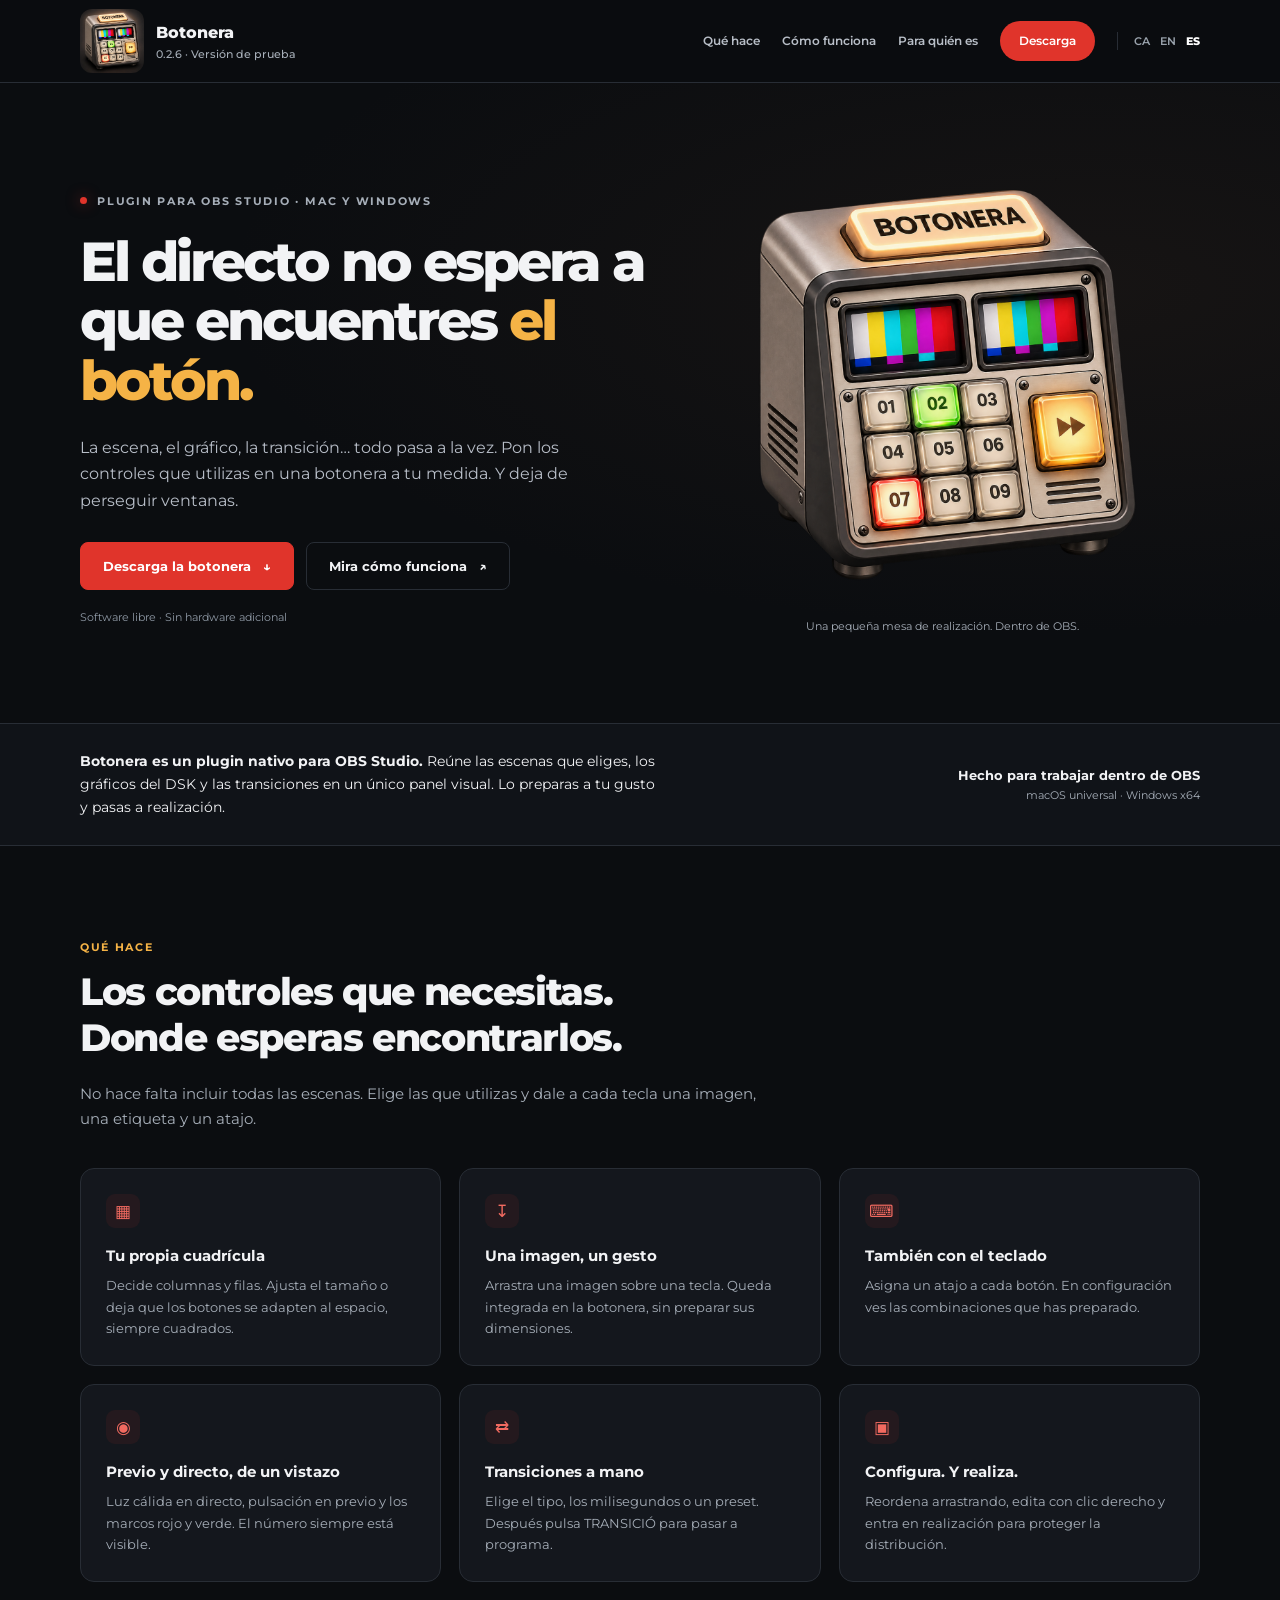
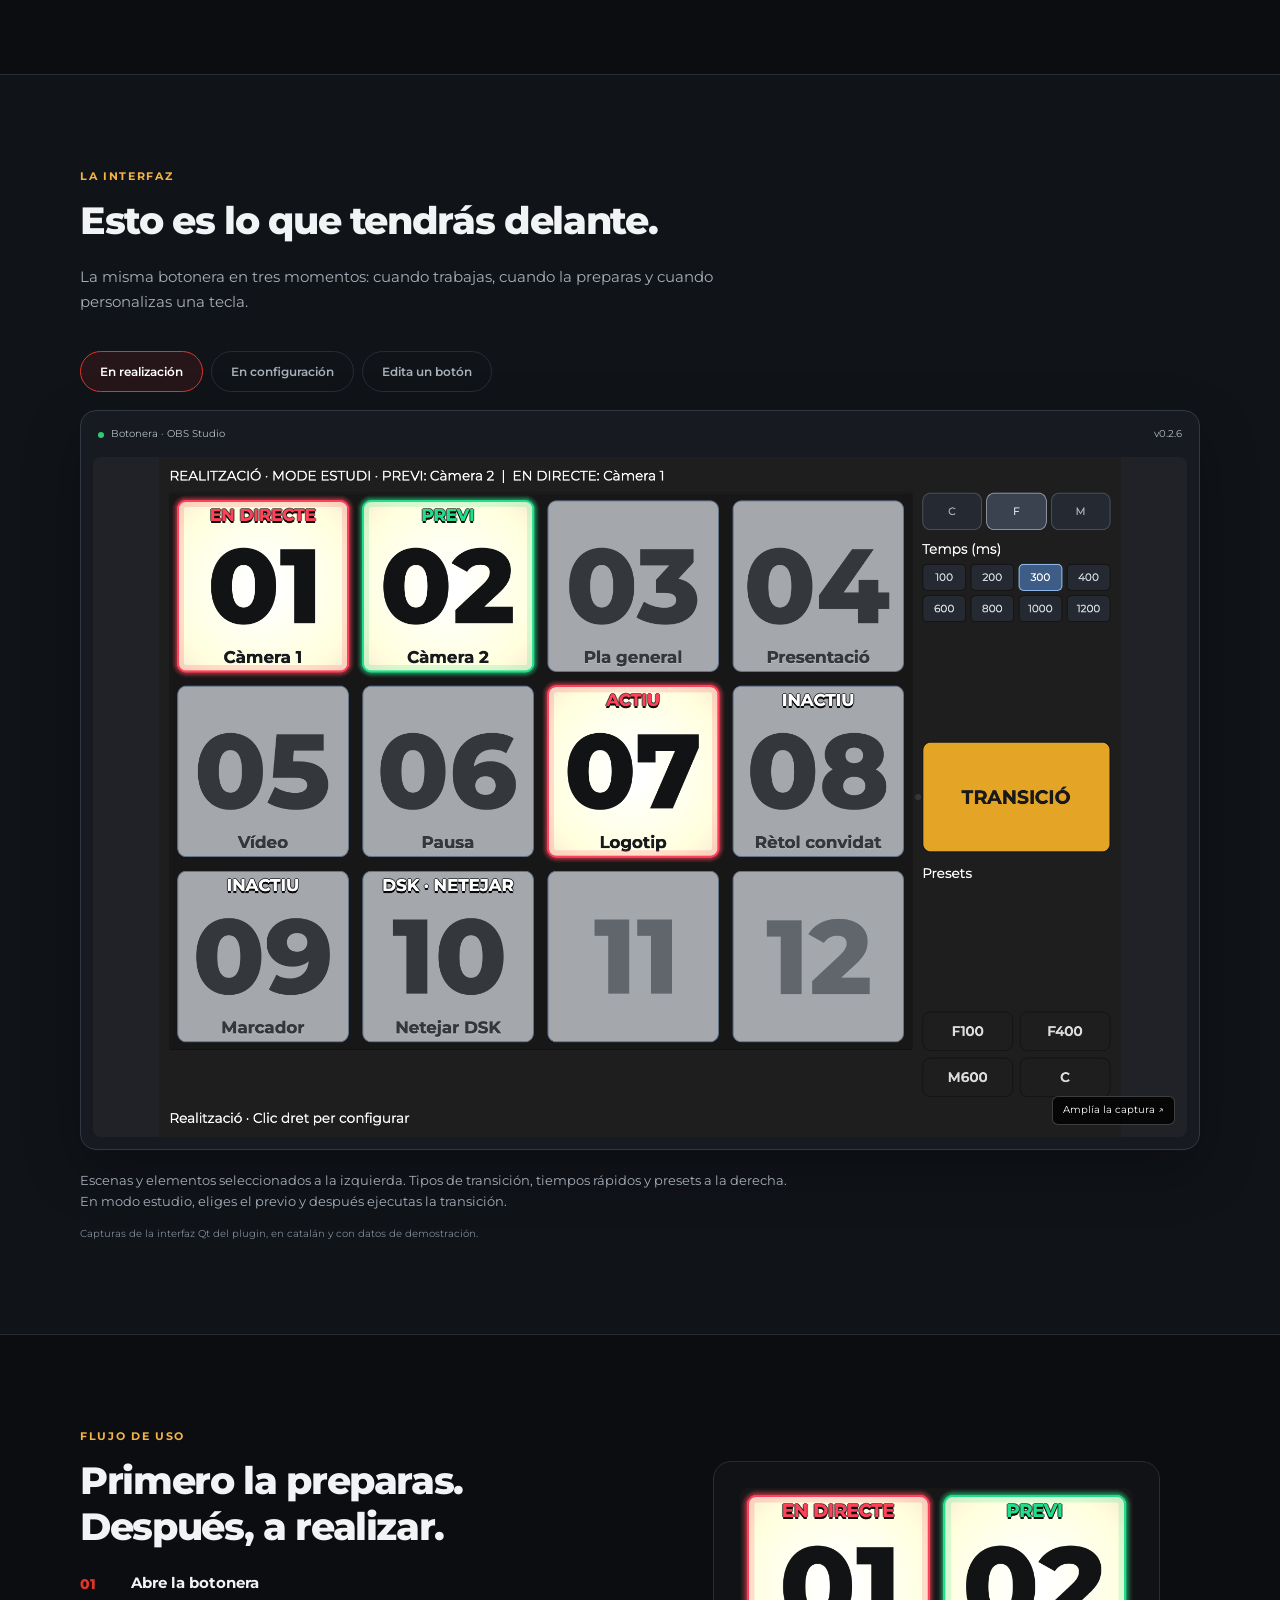
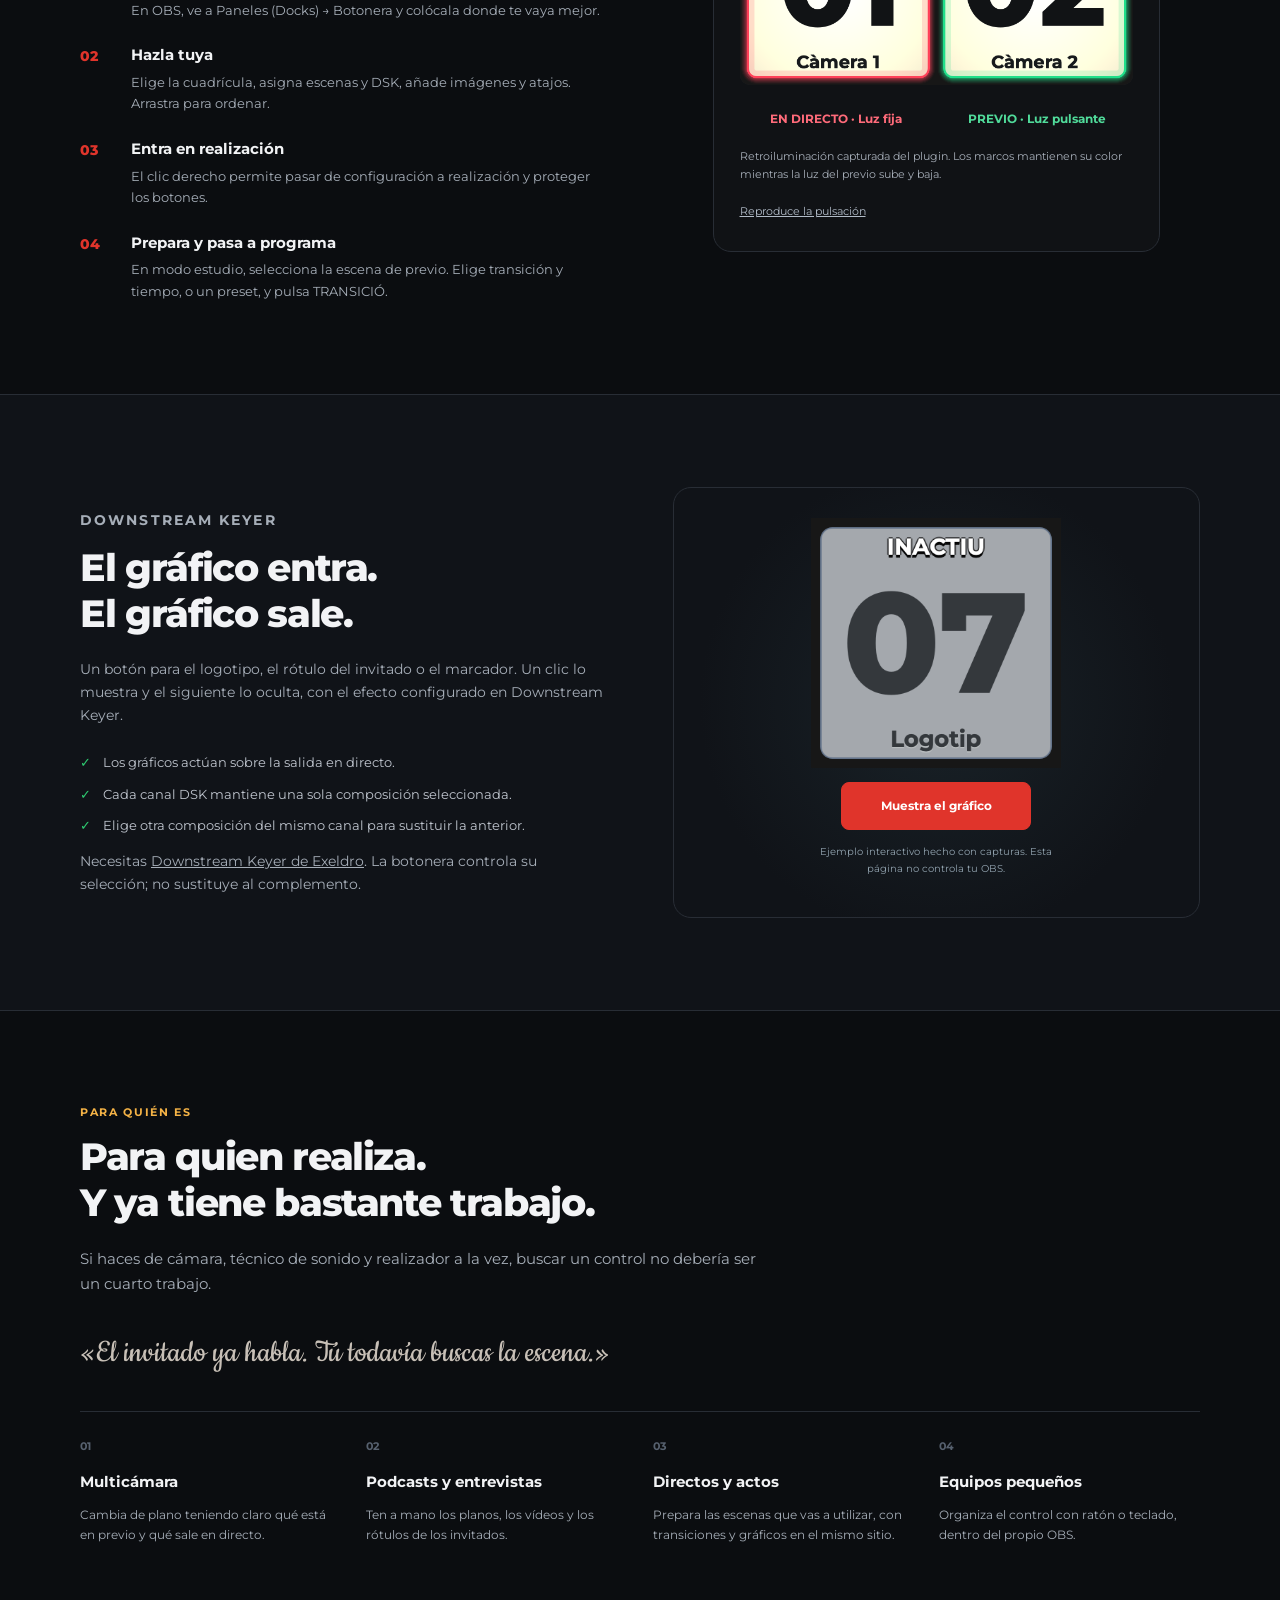
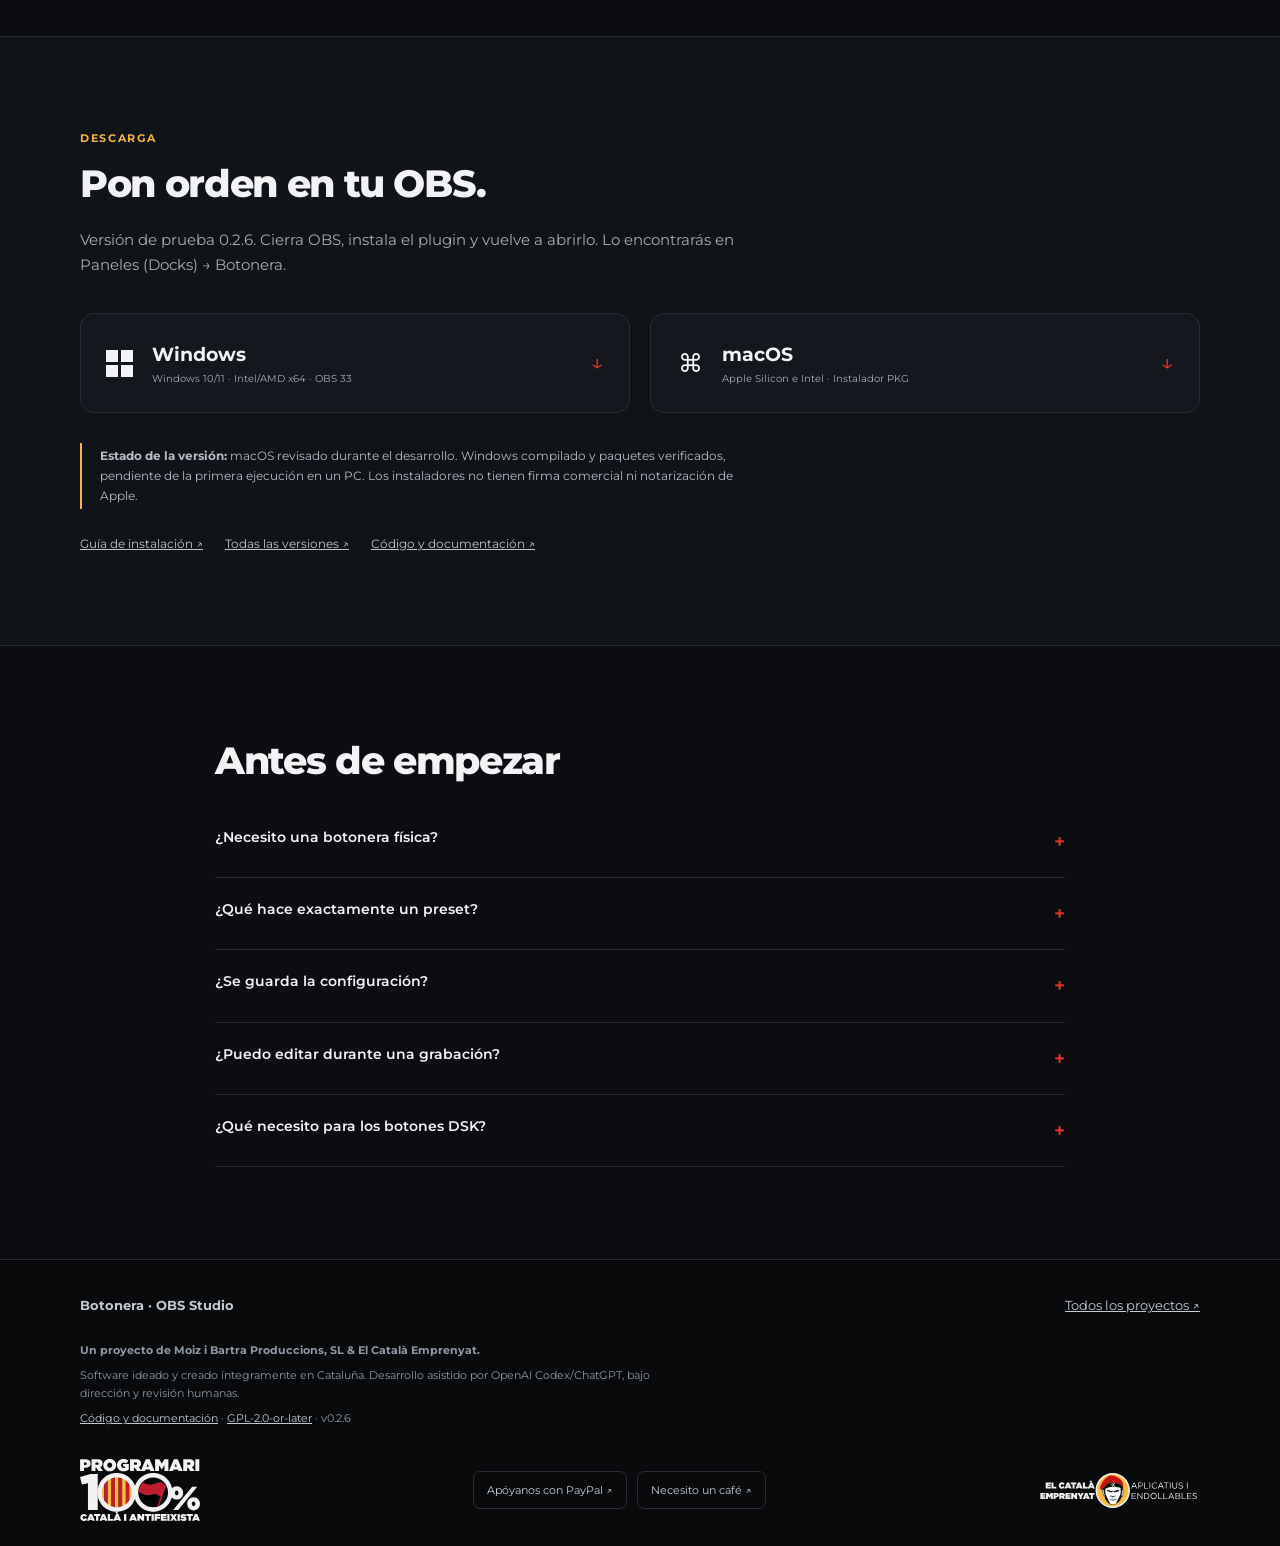
<file: web/es/index.html>
<!doctype html>
<html lang="es"><head><meta charset="utf-8"><meta name="viewport" content="width=device-width,initial-scale=1">
<title>Botonera — El directo no espera a que encuentres el botón. Plugin para OBS Studio</title><meta name="description" content="Escenas, gráficos DSK, transiciones y atajos en una botonera visual dentro de OBS Studio. Personaliza las teclas en Mac o Windows. Versión de prueba 0.2.6.">
<link rel="canonical" href="https://emprenyat.cat/obs/botonera/es/"><link rel="alternate" hreflang="ca" href="https://emprenyat.cat/obs/botonera/"><link rel="alternate" hreflang="en" href="https://emprenyat.cat/obs/botonera/en/"><link rel="alternate" hreflang="es" href="https://emprenyat.cat/obs/botonera/es/">
<meta property="og:type" content="website"><meta property="og:title" content="Botonera — El directo no espera a que encuentres el botón. Plugin para OBS Studio"><meta property="og:description" content="Escenas, gráficos DSK, transiciones y atajos en una botonera visual dentro de OBS Studio. Personaliza las teclas en Mac o Windows. Versión de prueba 0.2.6."><meta property="og:image" content="https://emprenyat.cat/obs/botonera/images/app-icon.png"><meta property="og:url" content="https://emprenyat.cat/obs/botonera/es/">
<meta name="theme-color" content="#0b0d10"><link rel="icon" type="image/png" href="../images/favicon.png">
<link rel="preconnect" href="https://fonts.googleapis.com"><link rel="preconnect" href="https://fonts.gstatic.com" crossorigin><link href="https://fonts.googleapis.com/css2?family=Montserrat:wght@400;500;600;700;800&family=Cookie&display=swap" rel="stylesheet">
<link rel="stylesheet" href="../style.css"><script src="../script.js" defer></script></head>
<body><a class="skip" href="#main">Ir al contenido</a>
<header class="site-header"><div class="wrap header-inner"><a class="brand" href="#top"><img src="../images/app-icon.webp" alt="" width="64" height="64"><span>Botonera<small>0.2.6 · Versión de prueba</small></span></a><nav class="main-nav" aria-label="Navegación principal"><a href="#que-fa" class="">Qué hace</a><a href="#funcionament" class="">Cómo funciona</a><a href="#per-a-qui" class="optional">Para quién es</a><a href="#descarrega" class="nav-cta">Descarga</a><span class="langs"><a href="../index.html" hreflang="ca" lang="ca">CA</a><a href="../en/index.html" hreflang="en" lang="en">EN</a><a href="../es/index.html" hreflang="es" lang="es" aria-current="page">ES</a></span></nav></div></header>
<main id="main"><section id="top" class="hero"><div class="wrap hero-inner"><div><div class="eyebrow">Plugin para OBS Studio · Mac y Windows</div><h1>El directo no espera a que encuentres <em>el botón.</em></h1><p>La escena, el gráfico, la transición… todo pasa a la vez. Pon los controles que utilizas en una botonera a tu medida. Y deja de perseguir ventanas.</p><div class="actions"><a class="btn btn-primary" href="#descarrega">Descarga la botonera<span aria-hidden="true">↓</span></a><a class="btn btn-quiet" href="#funcionament">Mira cómo funciona<span aria-hidden="true">↗</span></a></div><p class="hero-note">Software libre · Sin hardware adicional</p></div><figure class="hero-art"><img src="../images/hero-machine.png" width="1254" height="1254" alt="Botonera" fetchpriority="high"><figcaption>Una pequeña mesa de realización. Dentro de OBS.</figcaption></figure></div></section>
<div class="intro-strip"><div class="wrap"><p><strong>Botonera es un plugin nativo para OBS Studio.</strong> Reúne las escenas que eliges, los gráficos del DSK y las transiciones en un único panel visual. Lo preparas a tu gusto y pasas a realización.</p><div class="compat"><b>Hecho para trabajar dentro de OBS</b>macOS universal · Windows x64</div></div></div>
<section class="section" id="que-fa"><div class="wrap"><p class="section-kicker">Qué hace</p><h2>Los controles que necesitas.<br>Donde esperas encontrarlos.</h2><p class="section-lead">No hace falta incluir todas las escenas. Elige las que utilizas y dale a cada tecla una imagen, una etiqueta y un atajo.</p><div class="features"><article class="feature"><span class="feature-icon" aria-hidden="true">▦</span><h3>Tu propia cuadrícula</h3><p>Decide columnas y filas. Ajusta el tamaño o deja que los botones se adapten al espacio, siempre cuadrados.</p></article><article class="feature"><span class="feature-icon" aria-hidden="true">↧</span><h3>Una imagen, un gesto</h3><p>Arrastra una imagen sobre una tecla. Queda integrada en la botonera, sin preparar sus dimensiones.</p></article><article class="feature"><span class="feature-icon" aria-hidden="true">⌨</span><h3>También con el teclado</h3><p>Asigna un atajo a cada botón. En configuración ves las combinaciones que has preparado.</p></article><article class="feature"><span class="feature-icon" aria-hidden="true">◉</span><h3>Previo y directo, de un vistazo</h3><p>Luz cálida en directo, pulsación en previo y los marcos rojo y verde. El número siempre está visible.</p></article><article class="feature"><span class="feature-icon" aria-hidden="true">⇄</span><h3>Transiciones a mano</h3><p>Elige el tipo, los milisegundos o un preset. Después pulsa TRANSICIÓ para pasar a programa.</p></article><article class="feature"><span class="feature-icon" aria-hidden="true">▣</span><h3>Configura. Y realiza.</h3><p>Reordena arrastrando, edita con clic derecho y entra en realización para proteger la distribución.</p></article></div></div></section>
<section class="section section-alt" id="funcionament"><div class="wrap"><p class="section-kicker">La interfaz</p><h2>Esto es lo que tendrás delante.</h2><p class="section-lead">La misma botonera en tres momentos: cuando trabajas, cuando la preparas y cuando personalizas una tecla.</p><div class="tabs" role="tablist" aria-label="La interfaz"><button id="tab-0" type="button" role="tab" aria-controls="gallery-panel" aria-selected="true" tabindex="0" data-tab="0">En realización</button><button id="tab-1" type="button" role="tab" aria-controls="gallery-panel" aria-selected="false" tabindex="-1" data-tab="1">En configuración</button><button id="tab-2" type="button" role="tab" aria-controls="gallery-panel" aria-selected="false" tabindex="-1" data-tab="2">Edita un botón</button></div><div id="gallery-panel" role="tabpanel" aria-labelledby="tab-0" tabindex="0"><div class="shot-frame"><div class="shot-topbar"><span><i aria-hidden="true"></i>Botonera · OBS Studio</span><span class="optional">v0.2.6</span></div><button class="shot-button" id="open-shot" type="button" aria-label="Amplía la captura"><img id="gallery-image" src="../images/realitzacio.png" alt="Botonera en realización con escenas, gráficos y panel de transiciones" width="1840" height="1300" loading="lazy"><span class="zoom-label">Amplía la captura ↗</span></button></div><p class="shot-caption" id="gallery-caption">Escenas y elementos seleccionados a la izquierda. Tipos de transición, tiempos rápidos y presets a la derecha. En modo estudio, eliges el previo y después ejecutas la transición.</p></div><p class="capture-note">Capturas de la interfaz Qt del plugin, en catalán y con datos de demostración.</p></div></section>
<section class="section" id="flux"><div class="wrap split"><div><p class="section-kicker">Flujo de uso</p><h2>Primero la preparas.<br>Después, a realizar.</h2><ol class="steps"><li><span class="step-num" aria-hidden="true">01</span><div><h3>Abre la botonera</h3><p>En OBS, ve a Paneles (Docks) → Botonera y colócala donde te vaya mejor.</p></div></li><li><span class="step-num" aria-hidden="true">02</span><div><h3>Hazla tuya</h3><p>Elige la cuadrícula, asigna escenas y DSK, añade imágenes y atajos. Arrastra para ordenar.</p></div></li><li><span class="step-num" aria-hidden="true">03</span><div><h3>Entra en realización</h3><p>El clic derecho permite pasar de configuración a realización y proteger los botones.</p></div></li><li><span class="step-num" aria-hidden="true">04</span><div><h3>Prepara y pasa a programa</h3><p>En modo estudio, selecciona la escena de previo. Elige transición y tiempo, o un preset, y pulsa TRANSICIÓ.</p></div></li></ol></div><figure class="light-example"><video id="light-video" src="../images/retroilluminacio.mp4" poster="../images/llums-poster.png" loop muted playsinline preload="metadata" aria-label="Retroiluminación capturada del plugin. Los marcos mantienen su color mientras la luz del previo sube y baja."></video><div class="light-labels"><span>EN DIRECTO · Luz fija</span><span>PREVIO · Luz pulsante</span></div><figcaption>Retroiluminación capturada del plugin. Los marcos mantienen su color mientras la luz del previo sube y baja.</figcaption><button class="motion-toggle" id="toggle-motion" type="button">Reproduce la pulsación</button></figure></div></section>
<section class="section section-alt" id="dsk"><div class="wrap split"><div class="dsk-copy"><p class="section-kicker">Downstream Keyer</p><h2>El gráfico entra.<br>El gráfico sale.</h2><p>Un botón para el logotipo, el rótulo del invitado o el marcador. Un clic lo muestra y el siguiente lo oculta, con el efecto configurado en Downstream Keyer.</p><ul class="check-list"><li>Los gráficos actúan sobre la salida en directo.</li><li>Cada canal DSK mantiene una sola composición seleccionada.</li><li>Elige otra composición del mismo canal para sustituir la anterior.</li></ul><p class="capture-note">Necesitas <a href="https://obsproject.com/forum/resources/downstream-keyer.1254/">Downstream Keyer de Exeldro</a>. La botonera controla su selección; no sustituye al complemento.</p></div><div class="dsk-demo"><img id="dsk-image" src="../images/dsk-inactiu.png" width="330" height="330" alt="Botón DSK con el gráfico inactivo" loading="lazy"><button class="btn btn-primary" id="toggle-dsk" type="button" aria-pressed="false">Muestra el gráfico</button><p class="demo-label">Ejemplo interactivo hecho con capturas. Esta página no controla tu OBS.</p><noscript><img src="../images/dsk-actiu.png" alt="El mismo botón DSK con el gráfico activo e iluminado"></noscript></div></div></section>
<section class="section" id="per-a-qui"><div class="wrap"><p class="section-kicker">Para quién es</p><h2>Para quien realiza.<br>Y ya tiene bastante trabajo.</h2><p class="section-lead">Si haces de cámara, técnico de sonido y realizador a la vez, buscar un control no debería ser un cuarto trabajo.</p><p class="quote">«El invitado ya habla. Tú todavía buscas la escena.»</p><div class="audiences"><article><span class="number" aria-hidden="true">01</span><h3>Multicámara</h3><p>Cambia de plano teniendo claro qué está en previo y qué sale en directo.</p></article><article><span class="number" aria-hidden="true">02</span><h3>Podcasts y entrevistas</h3><p>Ten a mano los planos, los vídeos y los rótulos de los invitados.</p></article><article><span class="number" aria-hidden="true">03</span><h3>Directos y actos</h3><p>Prepara las escenas que vas a utilizar, con transiciones y gráficos en el mismo sitio.</p></article><article><span class="number" aria-hidden="true">04</span><h3>Equipos pequeños</h3><p>Organiza el control con ratón o teclado, dentro del propio OBS.</p></article></div></div></section>
<section class="section section-alt" id="descarrega"><div class="wrap"><p class="section-kicker">Descarga</p><h2>Pon orden en tu OBS.</h2><p class="section-lead">Versión de prueba 0.2.6. Cierra OBS, instala el plugin y vuelve a abrirlo. Lo encontrarás en Paneles (Docks) → Botonera.</p><div class="download-row"><a class="download-card" href="https://github.com/lughdailh/obs-control-deck/releases/download/v0.2.6/Botonera-0.2.6-Windows-x64-Setup.exe"><span class="os-icon" aria-hidden="true"><i></i><i></i><i></i><i></i></span><div><h3>Windows</h3><small>Windows 10/11 · Intel/AMD x64 · OBS 33</small></div><span class="download-arrow" aria-hidden="true">↓</span></a><a class="download-card" href="https://github.com/lughdailh/obs-control-deck/releases/download/v0.2.6/Botonera-0.2.6-macOS-universal.pkg"><span class="mac-icon" aria-hidden="true">⌘</span><div><h3>macOS</h3><small>Apple Silicon e Intel · Instalador PKG</small></div><span class="download-arrow" aria-hidden="true">↓</span></a></div><p class="beta-note"><strong>Estado de la versión:</strong> macOS revisado durante el desarrollo. Windows compilado y paquetes verificados, pendiente de la primera ejecución en un PC. Los instaladores no tienen firma comercial ni notarización de Apple.</p><div class="download-links"><a href="https://github.com/lughdailh/obs-control-deck/releases/download/v0.2.6/Botonera-LLEGEIX-ME.txt">Guía de instalación ↗</a><a href="https://github.com/lughdailh/obs-control-deck/releases">Todas las versiones ↗</a><a href="https://github.com/lughdailh/obs-control-deck">Código y documentación ↗</a></div></div></section>
<section class="section"><div class="wrap faq"><h2>Antes de empezar</h2><details><summary>¿Necesito una botonera física?</summary><p>No. Es una cuadrícula de botones dentro de OBS, controlada con el ratón o los atajos de teclado. La máquina del icono es la ilustración del proyecto.</p></details><details><summary>¿Qué hace exactamente un preset?</summary><p>Guarda un tipo de transición y una duración. Al pulsarlo, prepara esos valores; después pulsas TRANSICIÓ para ejecutar el cambio. El preset no pasa a programa por sí solo.</p></details><details><summary>¿Se guarda la configuración?</summary><p>Sí. La cuadrícula, los botones, las imágenes y los atajos se guardan con la colección de escenas. También puedes exportar e importar la botonera con las imágenes integradas.</p></details><details><summary>¿Puedo editar durante una grabación?</summary><p>Cuando comienza una grabación o transmisión, la botonera entra en realización. Después puedes volver manualmente a configuración para cambiar algo.</p></details><details><summary>¿Qué necesito para los botones DSK?</summary><p>Downstream Keyer instalado y las composiciones añadidas a sus canales. Con TIE activo, la botonera bloquea la acción de ese canal. DSK es independiente del previo y de la transición principal.</p></details></div></section></main>
<footer class="site-footer"><div class="wrap"><div class="footer-top"><strong>Botonera · OBS Studio</strong><a href="https://emprenyat.cat/">Todos los proyectos ↗</a></div><div class="credits"><p><strong>Un proyecto de Moiz i Bartra Produccions, SL &amp; El Català Emprenyat.</strong></p><p>Software ideado y creado íntegramente en Cataluña. Desarrollo asistido por OpenAI Codex/ChatGPT, bajo dirección y revisión humanas.</p><p><a href="https://github.com/lughdailh/obs-control-deck">Código y documentación</a> · <a href="https://github.com/lughdailh/obs-control-deck/blob/main/LICENSE">GPL-2.0-or-later</a> · v0.2.6</p></div><div class="footer-bottom"><img src="../images/antifa-cat.svg" class="antifa" alt="Software catalán y antifascista" loading="lazy"><div class="support"><a href="https://www.paypal.com/ncp/payment/PLB-LY4PW9EJNVML" target="_blank" rel="noopener noreferrer">Apóyanos con PayPal ↗</a><a href="https://www.buymeacoffee.com/totalamandanga" target="_blank" rel="noopener noreferrer">Necesito un café ↗</a></div><a href="https://emprenyat.cat/"><img src="../images/ece-banda.svg" class="ece" alt="El Català Emprenyat" loading="lazy"></a></div></div></footer>
<div id="lightbox" class="lightbox" role="dialog" aria-modal="true" aria-label="Amplía la captura" hidden><button id="close-lightbox" type="button">Cierra ×</button><img id="lightbox-image" src="../images/realitzacio.png" alt=""></div>
<script id="page-data" type="application/json">{"images": ["../images/realitzacio.png", "../images/configuracio.png", "../images/editor.png"], "captions": ["Escenas y elementos seleccionados a la izquierda. Tipos de transición, tiempos rápidos y presets a la derecha. En modo estudio, eliges el previo y después ejecutas la transición.", "Los atajos aparecen sobre las teclas. Puedes arrastrar para ordenar, ajustar el separador y editar con clic derecho. Las acciones quedan suspendidas mientras configuras.", "Elige la acción, la imagen, el color y el atajo. El candado del campo de teclado evita cambiar la combinación sin querer."], "alts": ["Botonera en realización con escenas, gráficos y panel de transiciones", "Botonera en configuración con imágenes y etiquetas de atajos", "Editor real de un botón con acción, imagen y atajo de teclado"], "tabs": ["En realización", "En configuración", "Edita un botón"], "dskImages": ["../images/dsk-inactiu.png", "../images/dsk-actiu.png"], "dskLabels": ["Muestra el gráfico", "Oculta el gráfico"], "dskAlts": ["Botón DSK con el gráfico inactivo", "El mismo botón DSK con el gráfico activo e iluminado"], "play": "Reproduce la pulsación", "pause": "Detén la pulsación", "fit": "Ajusta a pantalla", "actual": "Tamaño real"}</script></body></html>
</file>
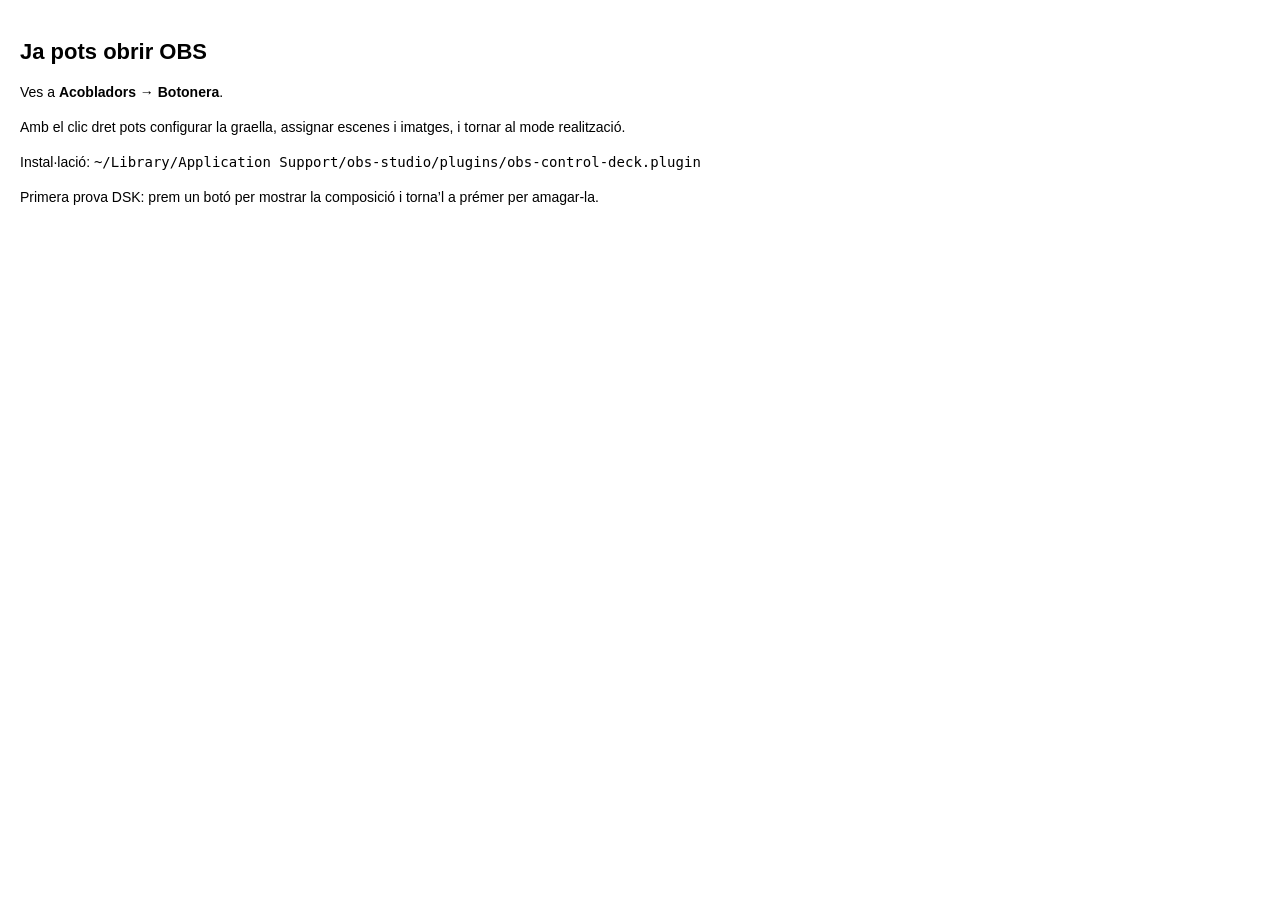
<file: packaging/macos/conclusion.html>
<!doctype html><html lang="ca"><meta charset="utf-8"><style>body{font:14px -apple-system,sans-serif;padding:12px;line-height:1.5}h1{font-size:22px}</style><h1>Ja pots obrir OBS</h1><p>Ves a <b>Acobladors → Botonera</b>.</p><p>Amb el clic dret pots configurar la graella, assignar escenes i imatges, i tornar al mode realització.</p><p>Instal·lació: <code>~/Library/Application Support/obs-studio/plugins/obs-control-deck.plugin</code></p><p>Primera prova DSK: prem un botó per mostrar la composició i torna’l a prémer per amagar-la.</p></html>
</file>
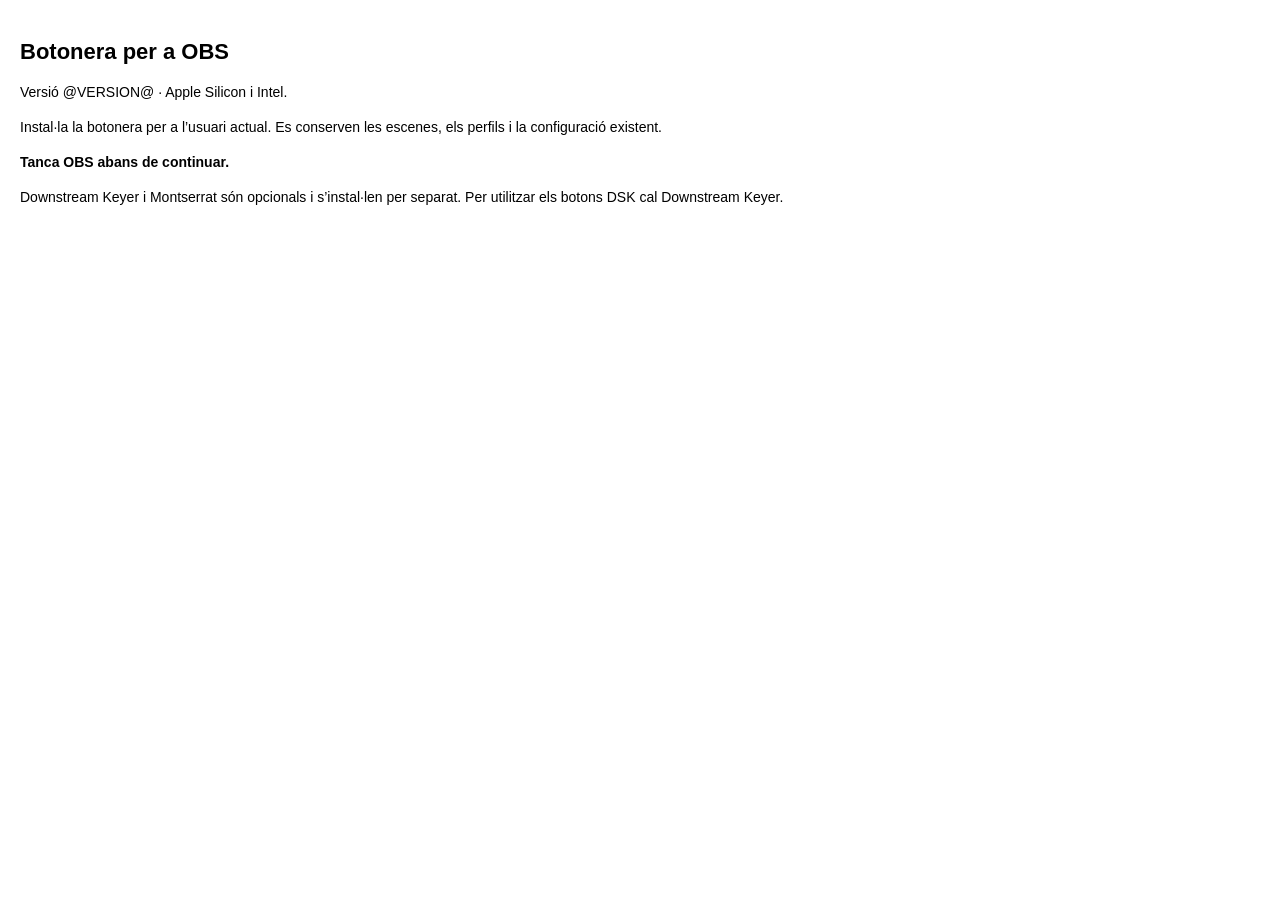
<file: packaging/macos/welcome.html>
<!doctype html><html lang="ca"><meta charset="utf-8"><style>body{font:14px -apple-system,sans-serif;padding:12px;line-height:1.5}h1{font-size:22px}</style><h1>Botonera per a OBS</h1><p>Versió @VERSION@ · Apple Silicon i Intel.</p><p>Instal·la la botonera per a l’usuari actual. Es conserven les escenes, els perfils i la configuració existent.</p><p><b>Tanca OBS abans de continuar.</b></p><p>Downstream Keyer i Montserrat són opcionals i s’instal·len per separat. Per utilitzar els botons DSK cal Downstream Keyer.</p></html>
</file>
<file: web/style.css>
:root{--bg:#0b0d10;--bg-alt:#101318;--card:#14171d;--line:#282d35;--text:#f2f3f5;--muted:#a6aeb8;--red:#e0342b;--amber:#f5b346;--green:#2ecc71;--max:1120px;color-scheme:dark;font-family:Montserrat,-apple-system,BlinkMacSystemFont,'Segoe UI',sans-serif}*{box-sizing:border-box}html{scroll-behavior:smooth;scroll-padding-top:105px}body{margin:0;background:var(--bg);color:var(--text);line-height:1.65;-webkit-font-smoothing:antialiased}a{color:inherit}button{font:inherit}img{max-width:100%;height:auto;display:block}button,a{-webkit-tap-highlight-color:transparent}a:focus-visible,button:focus-visible,summary:focus-visible{outline:3px solid var(--amber);outline-offset:5px}button{cursor:pointer}p,h1,h2,h3,figure{margin-top:0}.wrap{width:min(var(--max),calc(100% - 48px));margin:auto}.skip{position:fixed;top:-100px;left:20px;background:var(--red);padding:10px;z-index:100}.skip:focus{top:10px}.site-header{position:sticky;top:0;z-index:30;background:#0b0d10ed;backdrop-filter:blur(16px);border-bottom:1px solid var(--line)}.header-inner{min-height:82px;display:flex;align-items:center;gap:24px;justify-content:space-between}.brand{display:flex;align-items:center;gap:12px;white-space:nowrap;text-decoration:none;font-weight:800}.brand img{width:64px;height:64px;object-fit:cover;border-radius:12px}.brand small{font-size:11px;font-weight:500;color:var(--muted);display:block;line-height:1.4}.main-nav{display:flex;align-items:center;gap:22px;font-size:12px;font-weight:600}.main-nav>a{text-decoration:none;color:#b8bec7}.main-nav>a:hover{color:white}.main-nav .nav-cta{background:var(--red);color:white;border-radius:30px;padding:10px 19px}.langs{display:flex;gap:10px;border-left:1px solid var(--line);padding-left:16px}.langs a{text-decoration:none;font-size:11px;color:#9aa3ad}.langs a[aria-current]{color:white;font-weight:800}.hero{overflow:hidden;background:radial-gradient(ellipse at 85% 32%,#45302233,transparent 56%)}.hero-inner{display:grid;grid-template-columns:1.1fr 1fr;align-items:center;gap:38px;padding:76px 0 64px;min-height:640px}.eyebrow{text-transform:uppercase;letter-spacing:.16em;font-size:11px;font-weight:700;color:var(--muted);margin-bottom:22px;display:flex;gap:10px;align-items:center}.eyebrow:before{content:'';width:7px;height:7px;border-radius:50%;background:var(--red);box-shadow:0 0 14px #e0342b88}.hero h1{font-size:clamp(40px,4.3vw,64px);line-height:1.08;letter-spacing:-.055em;margin:0 0 25px;font-weight:800}.hero h1 em{font-style:normal;color:var(--amber)}.hero p{font-size:16px;color:#b8bec8;max-width:49ch;margin-bottom:28px}.actions{display:flex;flex-wrap:wrap;align-items:center;gap:12px}.btn{display:inline-flex;align-items:center;justify-content:center;gap:12px;min-height:48px;padding:11px 22px;font-size:13px;font-weight:700;border-radius:8px;text-decoration:none;border:1px solid var(--line);background:transparent}.btn-primary{border-color:var(--red);background:var(--red);color:white}.btn-primary:hover{background:#bf2c25}.btn-quiet:hover{background:#20252d}.hero-note{font-size:11px!important;color:#8f99a5!important;margin:18px 0 0!important}.hero-art{position:relative}.hero-art img{width:100%;border-radius:0;box-shadow:none}.hero-art figcaption{font-size:11px;text-align:center;color:var(--muted);margin:14px 0 0}.intro-strip{border-block:1px solid var(--line);background:var(--bg-alt)}.intro-strip .wrap{display:flex;align-items:center;justify-content:space-between;gap:24px;padding-block:26px}.intro-strip p{margin:0;max-width:65ch;font-size:14px}.compat{font-size:11px;color:var(--muted);flex-shrink:0;text-align:right}.compat b{display:block;color:var(--text);font-size:13px}.section{padding:92px 0}.section-alt{background:var(--bg-alt);border-block:1px solid var(--line)}.section-kicker{font-size:11px;text-transform:uppercase;letter-spacing:.15em;color:var(--amber);font-weight:700;margin:0 0 13px}.section h2{font-size:clamp(29px,3vw,42px);letter-spacing:-.035em;line-height:1.18;margin-bottom:22px;font-weight:800}.section-lead{max-width:69ch;font-size:15px;color:var(--muted);margin-bottom:36px}.features{display:grid;grid-template-columns:repeat(3,1fr);gap:18px}.feature{padding:25px;border:1px solid var(--line);border-radius:14px;background:var(--card)}.feature-icon{display:flex;align-items:center;justify-content:center;width:34px;height:34px;background:#e0342b14;color:#f16a60;border-radius:9px;font-size:17px;margin-bottom:17px}.feature h3{font-size:15px;line-height:1.45;margin-bottom:9px}.feature p{font-size:13px;color:var(--muted);margin:0}.tabs{display:flex;gap:8px;flex-wrap:wrap;margin-bottom:18px}.tabs button{background:transparent;border:1px solid var(--line);color:var(--muted);border-radius:25px;padding:10px 19px;font-size:12px;font-weight:600}.tabs button[aria-selected=true]{background:#e0342b1c;border-color:var(--red);color:#fff}.shot-frame{padding:12px;background:#171b21;border:1px solid #323945;border-radius:16px;box-shadow:0 20px 55px #0004}.shot-topbar{display:flex;align-items:center;justify-content:space-between;gap:12px;padding:3px 5px 14px;font-size:10px;color:#b4bbc5}.shot-topbar span:first-child{display:flex;align-items:center;gap:7px}.shot-topbar i{height:6px;width:6px;border-radius:50%;background:var(--green);display:inline-block}.shot-button{display:block;position:relative;width:100%;padding:0;border:0;background:#202227;border-radius:8px;overflow:hidden}.shot-button img{width:100%;max-height:680px;object-fit:contain}.zoom-label{position:absolute;bottom:12px;right:12px;background:#000c;border:1px solid #ffffff3a;padding:5px 10px;border-radius:6px;font-size:10px;color:white}.shot-caption{margin-top:20px;color:var(--muted);font-size:13px;max-width:80ch}.shot-caption strong{color:var(--text)}.capture-note{color:#7f8a97;font-size:10px;margin:13px 0 0}.split{display:grid;grid-template-columns:1fr 1fr;gap:65px;align-items:center}.steps{list-style:none;padding:0;display:grid;gap:22px;margin:0}.steps li{display:grid;grid-template-columns:35px 1fr;gap:16px}.step-num{color:var(--red);font-size:14px;font-weight:800;padding-top:2px}.steps h3{font-size:15px;margin:0 0 4px}.steps p{font-size:13px;color:var(--muted);margin:0}.light-example{padding:26px;border:1px solid var(--line);border-radius:18px;background:#101215}.light-example video{width:100%;border-radius:10px;background:#1e2126}.light-labels{display:grid;grid-template-columns:1fr 1fr;text-align:center;margin-top:16px;gap:8px;font-size:12px;font-weight:700}.light-labels span:first-child{color:#ff6b7a}.light-labels span:last-child{color:#50db9a}.light-example figcaption{color:var(--muted);font-size:11px;margin-top:18px}.motion-toggle{margin-top:14px;padding:5px 0;color:#b1bbc7;background:none;border:0;font-size:11px;text-decoration:underline}.dsk-demo{display:flex;flex-direction:column;align-items:center;background:radial-gradient(circle,#192228,#101318 70%);border:1px solid var(--line);padding:30px;border-radius:18px}.dsk-demo img{width:250px;image-rendering:auto}.dsk-demo .btn{margin-top:14px;min-width:190px;font-size:12px}.dsk-demo .demo-label{color:#91a2ae;font-size:10px;text-align:center;max-width:35ch;margin-top:14px}.dsk-copy p{font-size:14px;color:var(--muted)}.dsk-copy h3{font-size:19px}.check-list{list-style:none;padding:0;margin:25px 0 0}.check-list li{font-size:13px;margin:10px 0;color:#c0c6cf;display:flex;gap:12px}.check-list li:before{content:'✓';color:var(--green)}.audiences{display:grid;grid-template-columns:repeat(4,1fr);gap:25px;padding-top:25px;border-top:1px solid var(--line)}.audiences h3{font-size:15px;margin-bottom:10px}.audiences p{font-size:12px;color:var(--muted);margin-bottom:0}.audiences .number{color:#57616f;font-size:11px;font-weight:700;display:block;margin-bottom:15px}.quote{font-family:Cookie,cursive;font-size:34px;line-height:1.25;color:#c8c0b7;margin:0 0 36px}.download-row{display:grid;grid-template-columns:1fr 1fr;gap:20px;margin:30px 0}.download-card{display:flex;align-items:center;gap:18px;padding:25px;border:1px solid var(--line);border-radius:14px;text-decoration:none;background:var(--card)}.download-card:hover{border-color:#ac3a32;transform:translateY(-2px)}.os-icon{display:grid;grid-template-columns:repeat(2,12px);gap:3px;width:28px;color:var(--text)}.os-icon i{display:block;width:12px;height:12px;background:currentColor}.mac-icon{font-size:25px;line-height:1;width:28px;text-align:center}.download-card h3{font-size:19px;margin:0}.download-card small{display:block;color:var(--muted);font-size:10px}.download-arrow{margin-left:auto;color:var(--red);font-size:23px}.beta-note{border-left:2px solid var(--amber);padding:3px 0 3px 18px;font-size:12px;color:#b4bdc8;max-width:85ch}.download-links{display:flex;gap:22px;flex-wrap:wrap;margin-top:25px;font-size:12px;color:#c1c7d0}.faq{max-width:850px}.faq details{border-bottom:1px solid var(--line);padding:20px 0}.faq summary{cursor:pointer;font-size:14px;font-weight:600;list-style:none;display:flex;justify-content:space-between;gap:20px}.faq summary:after{content:'+';color:var(--red);font-size:19px}.faq details[open] summary:after{content:'−'}.faq details p{font-size:13px;line-height:1.8;color:var(--muted);margin:14px 30px 0 0}.site-footer{border-top:1px solid var(--line);padding:35px 0 25px;background:#080a0c;font-size:11px;color:#8f99a6}.footer-top{display:flex;justify-content:space-between;align-items:center;color:#c3cad3;font-size:13px;margin-bottom:24px}.credits p{margin:7px 0;max-width:86ch}.credits a{color:#c1c8d1}.footer-bottom{display:flex;align-items:center;justify-content:space-between;gap:30px;margin-top:32px}.antifa{height:62px;width:auto;max-width:140px}.ece{width:160px;height:auto}.support{display:flex;flex-wrap:wrap;gap:10px}.support a{border:1px solid var(--line);border-radius:7px;padding:9px 13px;text-decoration:none;font-size:11px;color:#c5ccd5}.support a:hover{border-color:#67717f}.lightbox{position:fixed;inset:0;z-index:100;background:#000e;display:flex;align-items:center;justify-content:center;padding:65px 24px 24px}.lightbox[hidden]{display:none}.lightbox img{max-width:100%;max-height:calc(100dvh - 100px);object-fit:contain}.lightbox button{position:absolute;right:24px;top:20px;background:#242a33;color:white;border:1px solid #657181;padding:8px 17px;border-radius:6px;font-size:13px}[hidden]{display:none!important}@media(min-width:1500px){.hero h1{font-size:64px}}@media(max-width:1000px){.main-nav{gap:15px}.main-nav .optional{display:none}.hero-inner{gap:25px;min-height:auto;padding-block:64px}.hero h1{font-size:48px}.split{gap:35px}.features{gap:13px}.feature{padding:22px}.download-card{padding:22px}}@media(max-width:740px){.wrap{width:calc(100% - 36px)}.header-inner{min-height:70px;gap:10px}.brand{gap:8px;font-size:14px}.brand img{width:47px;height:47px;border-radius:8px}.main-nav>a{display:none}.main-nav .nav-cta{display:none}.langs{border-left:0;padding-left:0;gap:9px}.hero-inner{grid-template-columns:1fr;gap:32px;padding-top:45px;padding-bottom:36px}.hero h1{font-size:46px;max-width:11ch}.hero p{font-size:14px;max-width:46ch}.hero-art{width:min(100%,400px);margin:auto}.hero-art figcaption{font-size:10px}.eyebrow{font-size:9px;letter-spacing:.12em;margin-bottom:17px}.intro-strip .wrap{display:block;padding-block:23px}.intro-strip p{font-size:13px}.compat{text-align:left;margin-top:15px}.section{padding:60px 0}.section h2{font-size:31px}.section-lead{font-size:14px;margin-bottom:26px}.features{grid-template-columns:1fr 1fr}.feature{padding:18px}.feature h3{font-size:13px}.feature p{font-size:12px}.feature-icon{margin-bottom:13px}.tabs{gap:7px}.tabs button{padding:8px 12px;font-size:10px}.shot-frame{padding:7px;border-radius:11px}.shot-topbar{font-size:8px;padding:4px 3px 10px}.shot-topbar .optional{display:none}.shot-caption{font-size:12px}.split{grid-template-columns:1fr;gap:33px}.light-example{padding:18px;margin:0}.dsk-demo{padding:22px}.dsk-demo img{width:210px}.audiences{grid-template-columns:1fr 1fr;gap:25px}.download-row{grid-template-columns:1fr;gap:12px}.download-card{padding:21px}.footer-top{font-size:12px}.footer-bottom{flex-wrap:wrap;justify-content:center;gap:23px}.footer-bottom .support{order:2;justify-content:center;width:100%}.ece{width:130px}.quote{font-size:29px}.faq summary{font-size:13px}.zoom-label{font-size:8px;bottom:6px;right:6px;padding:4px 7px}}@media(max-width:380px){.hero h1{font-size:40px}.actions{align-items:stretch}.actions .btn{width:100%}.features{grid-template-columns:1fr}.brand small{font-size:9px}}@media(prefers-reduced-motion:reduce){html{scroll-behavior:auto}*,*:before,*:after{transition:none!important;animation:none!important}}
</file>
